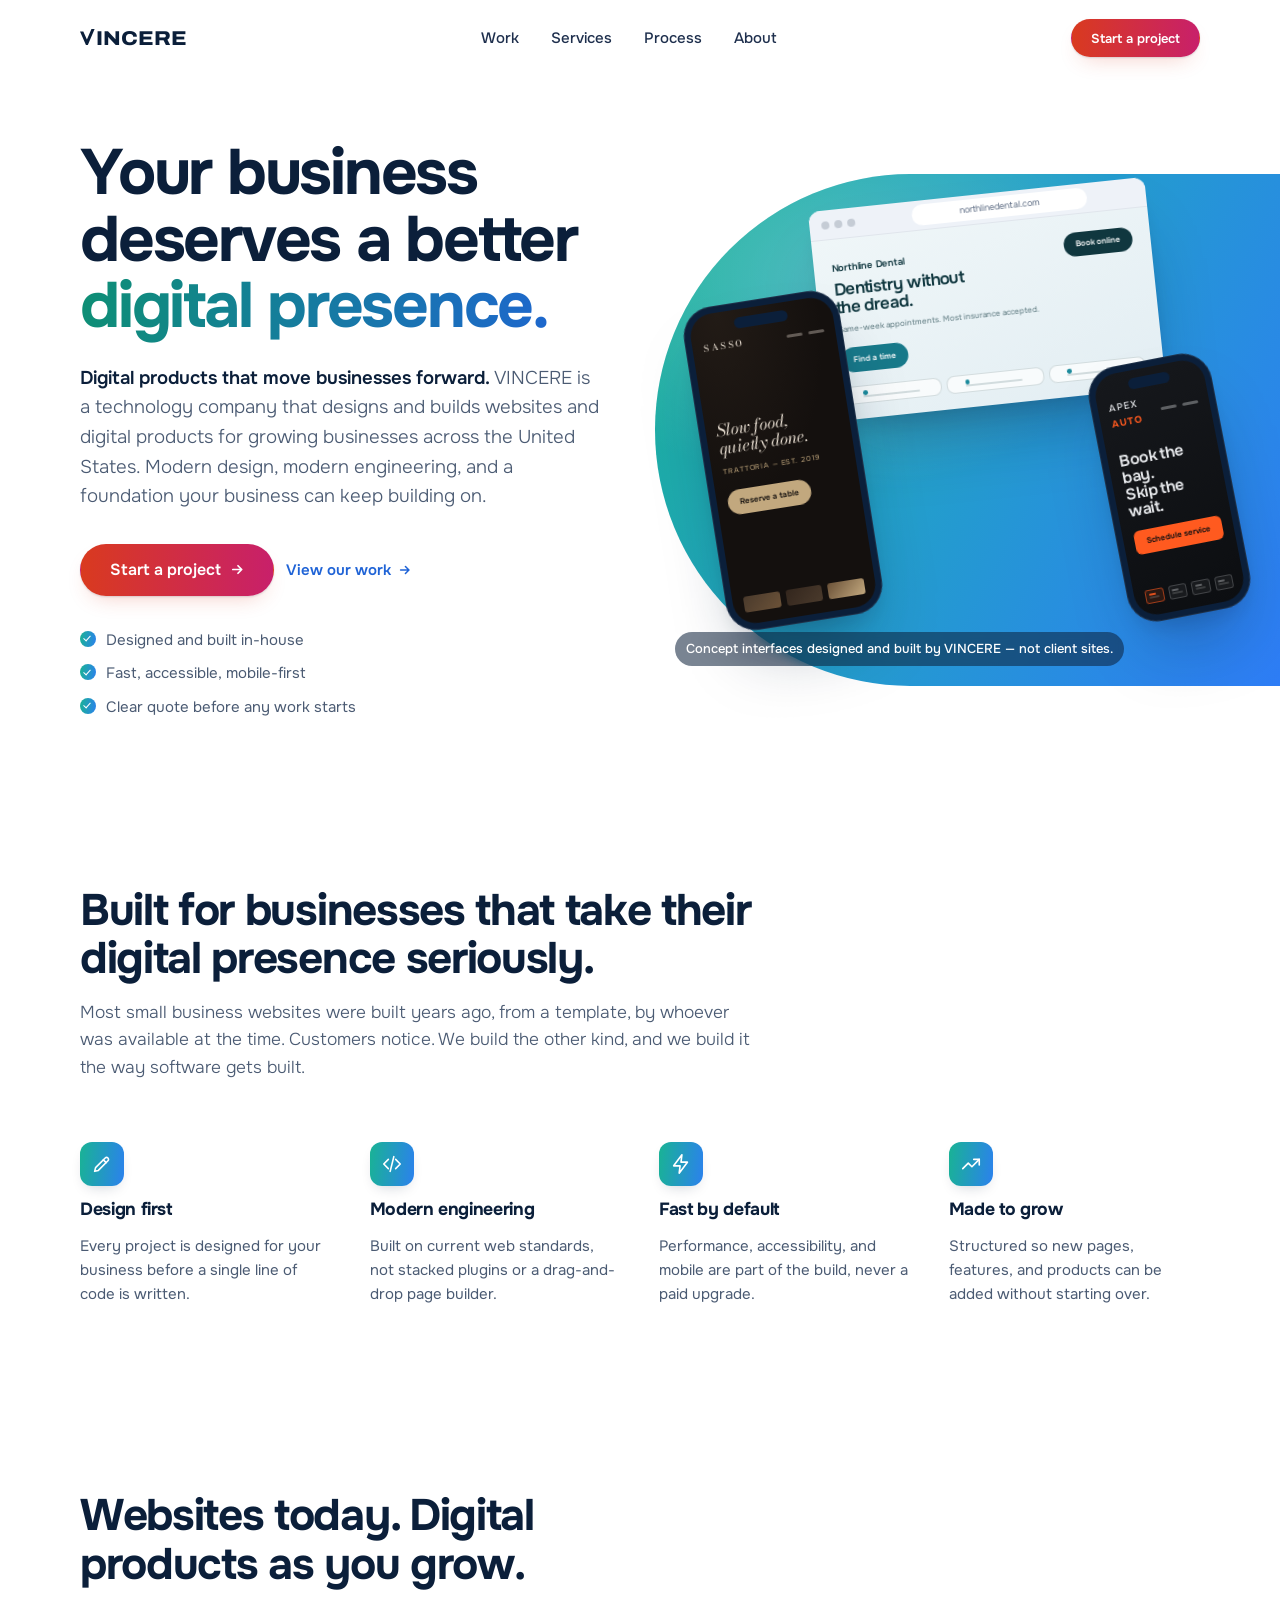
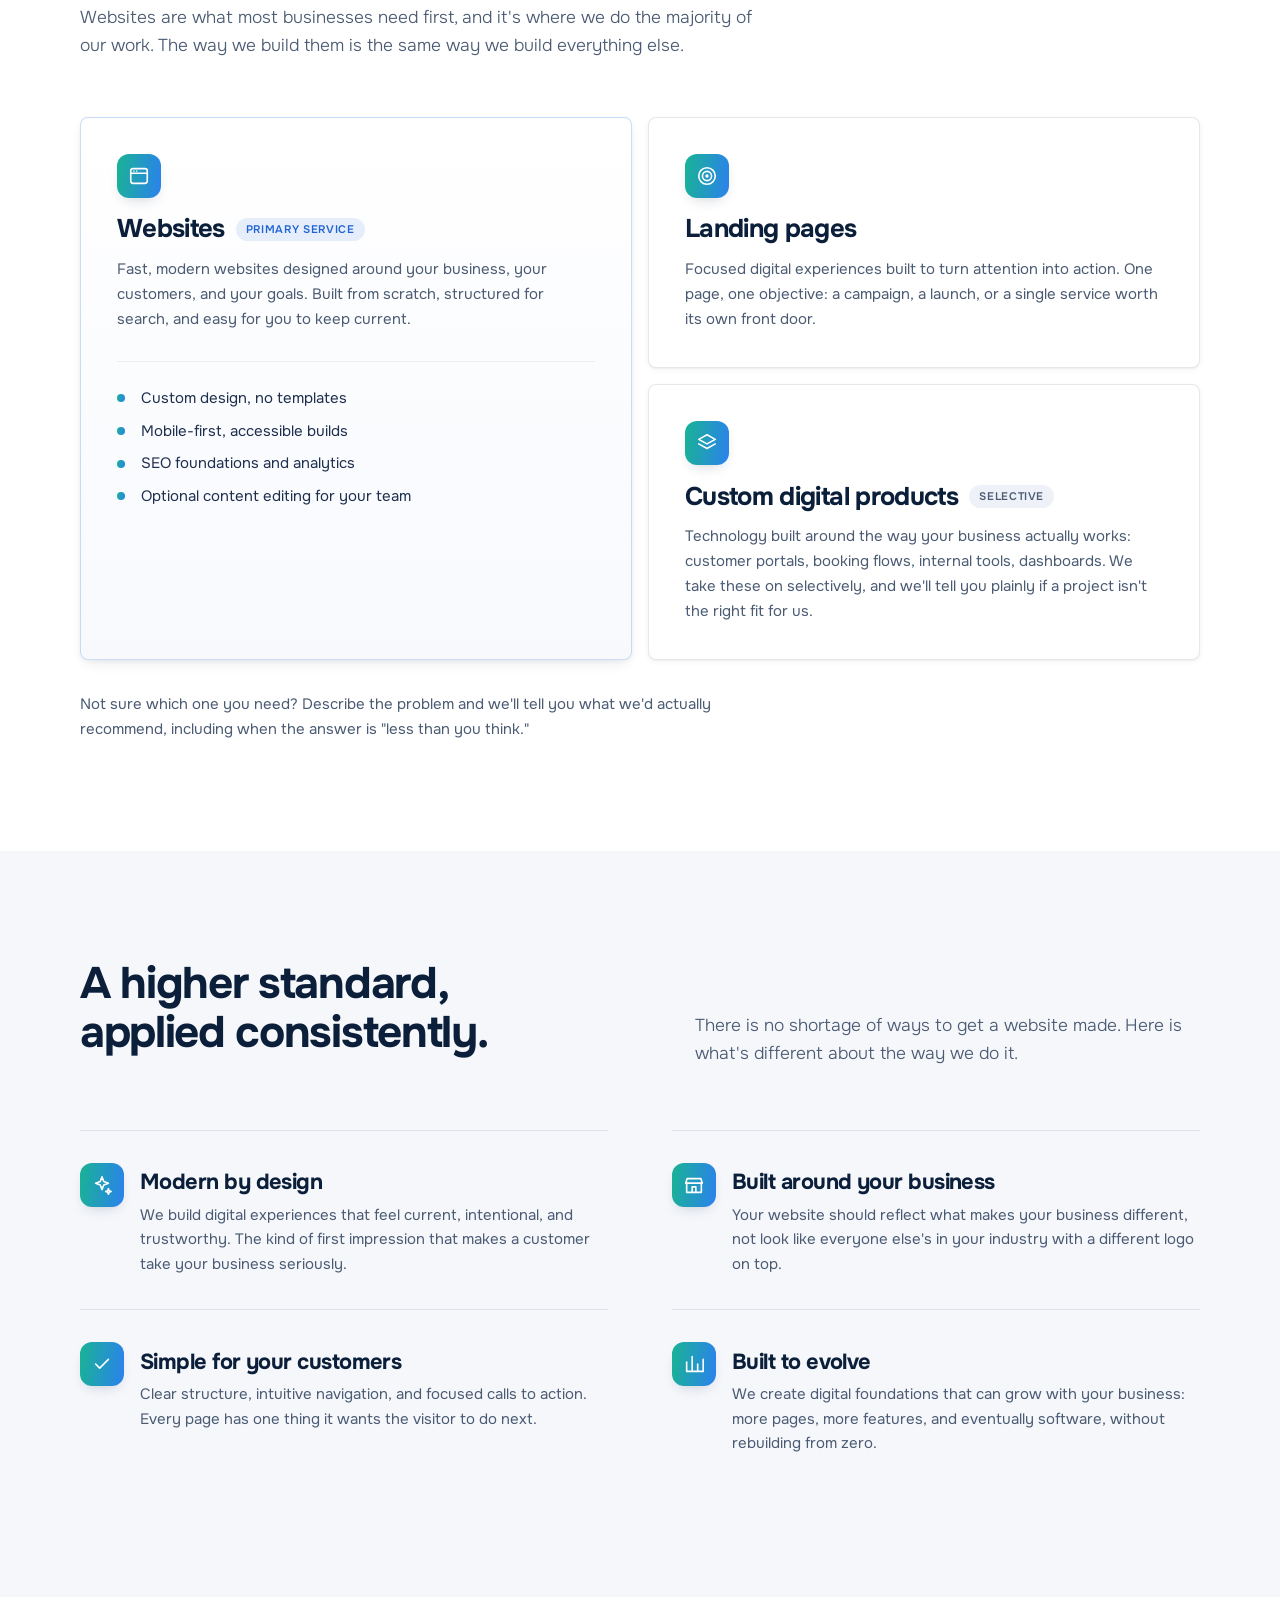
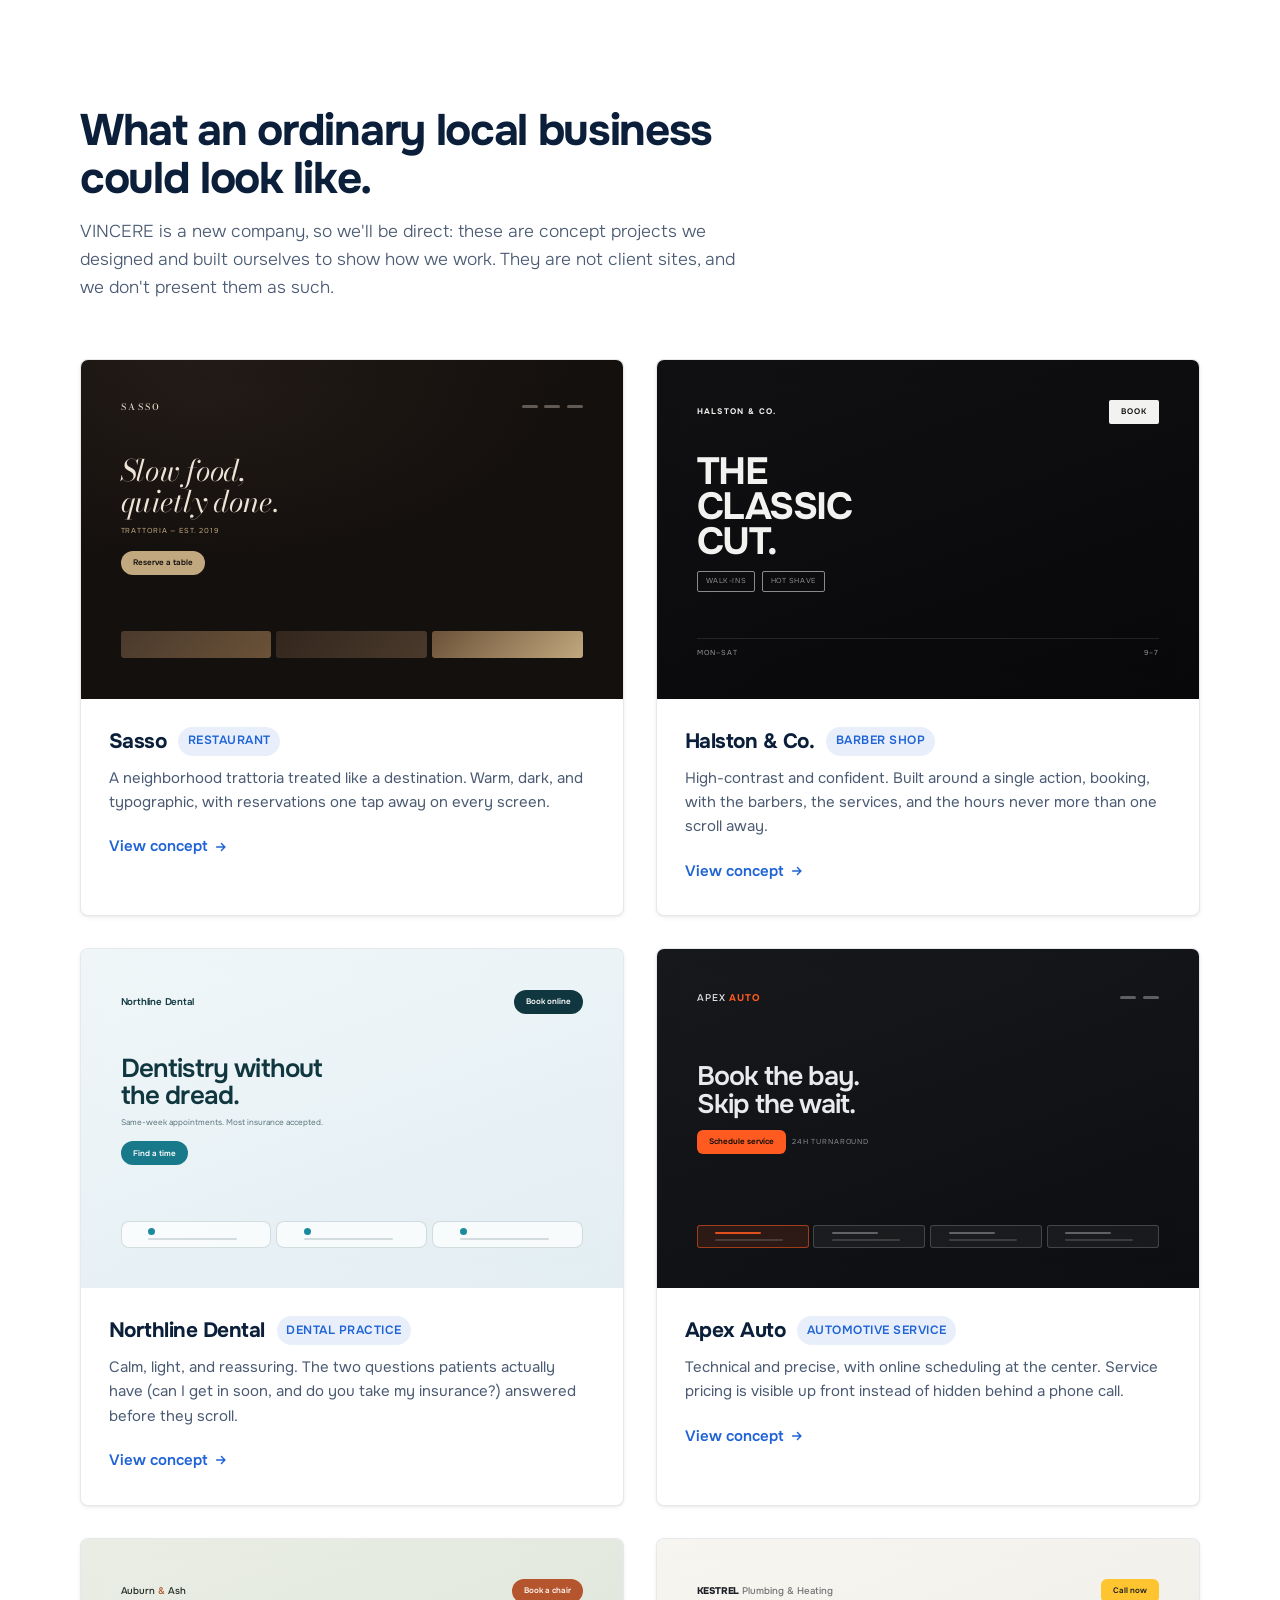
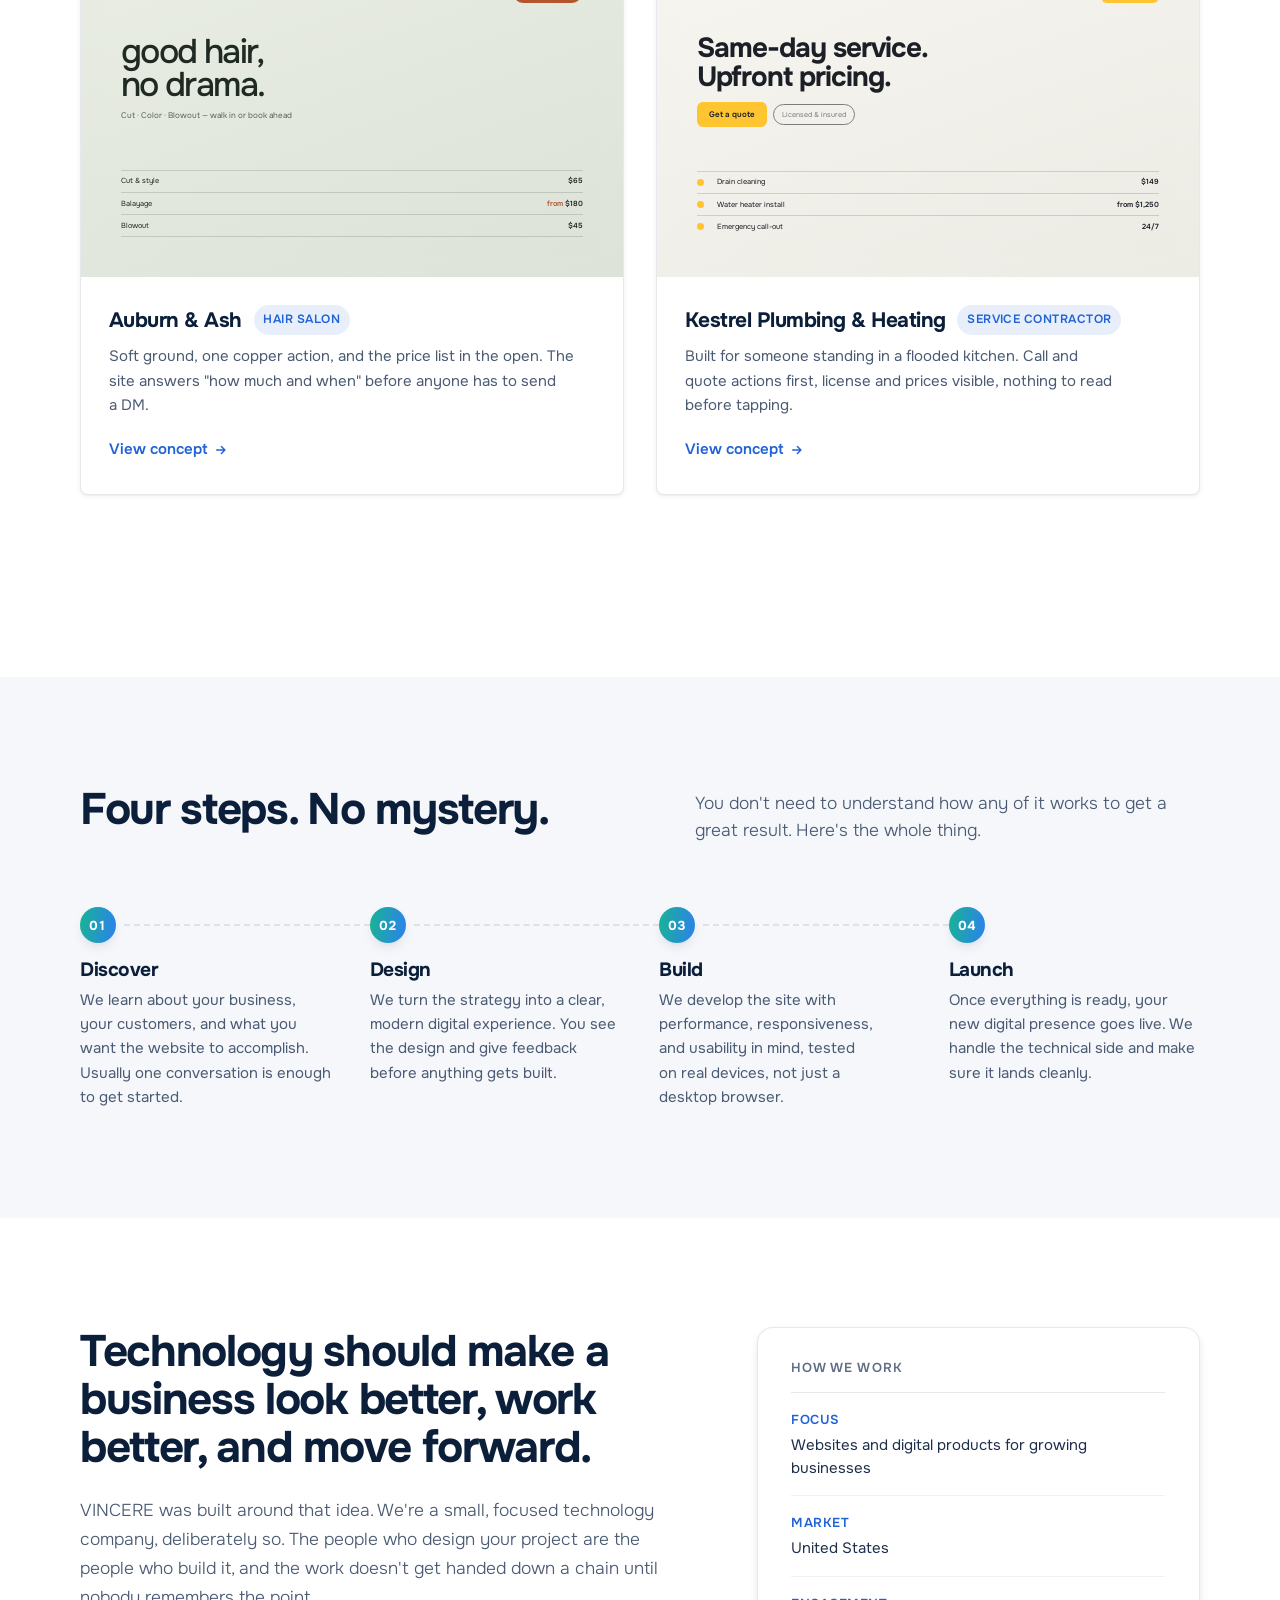
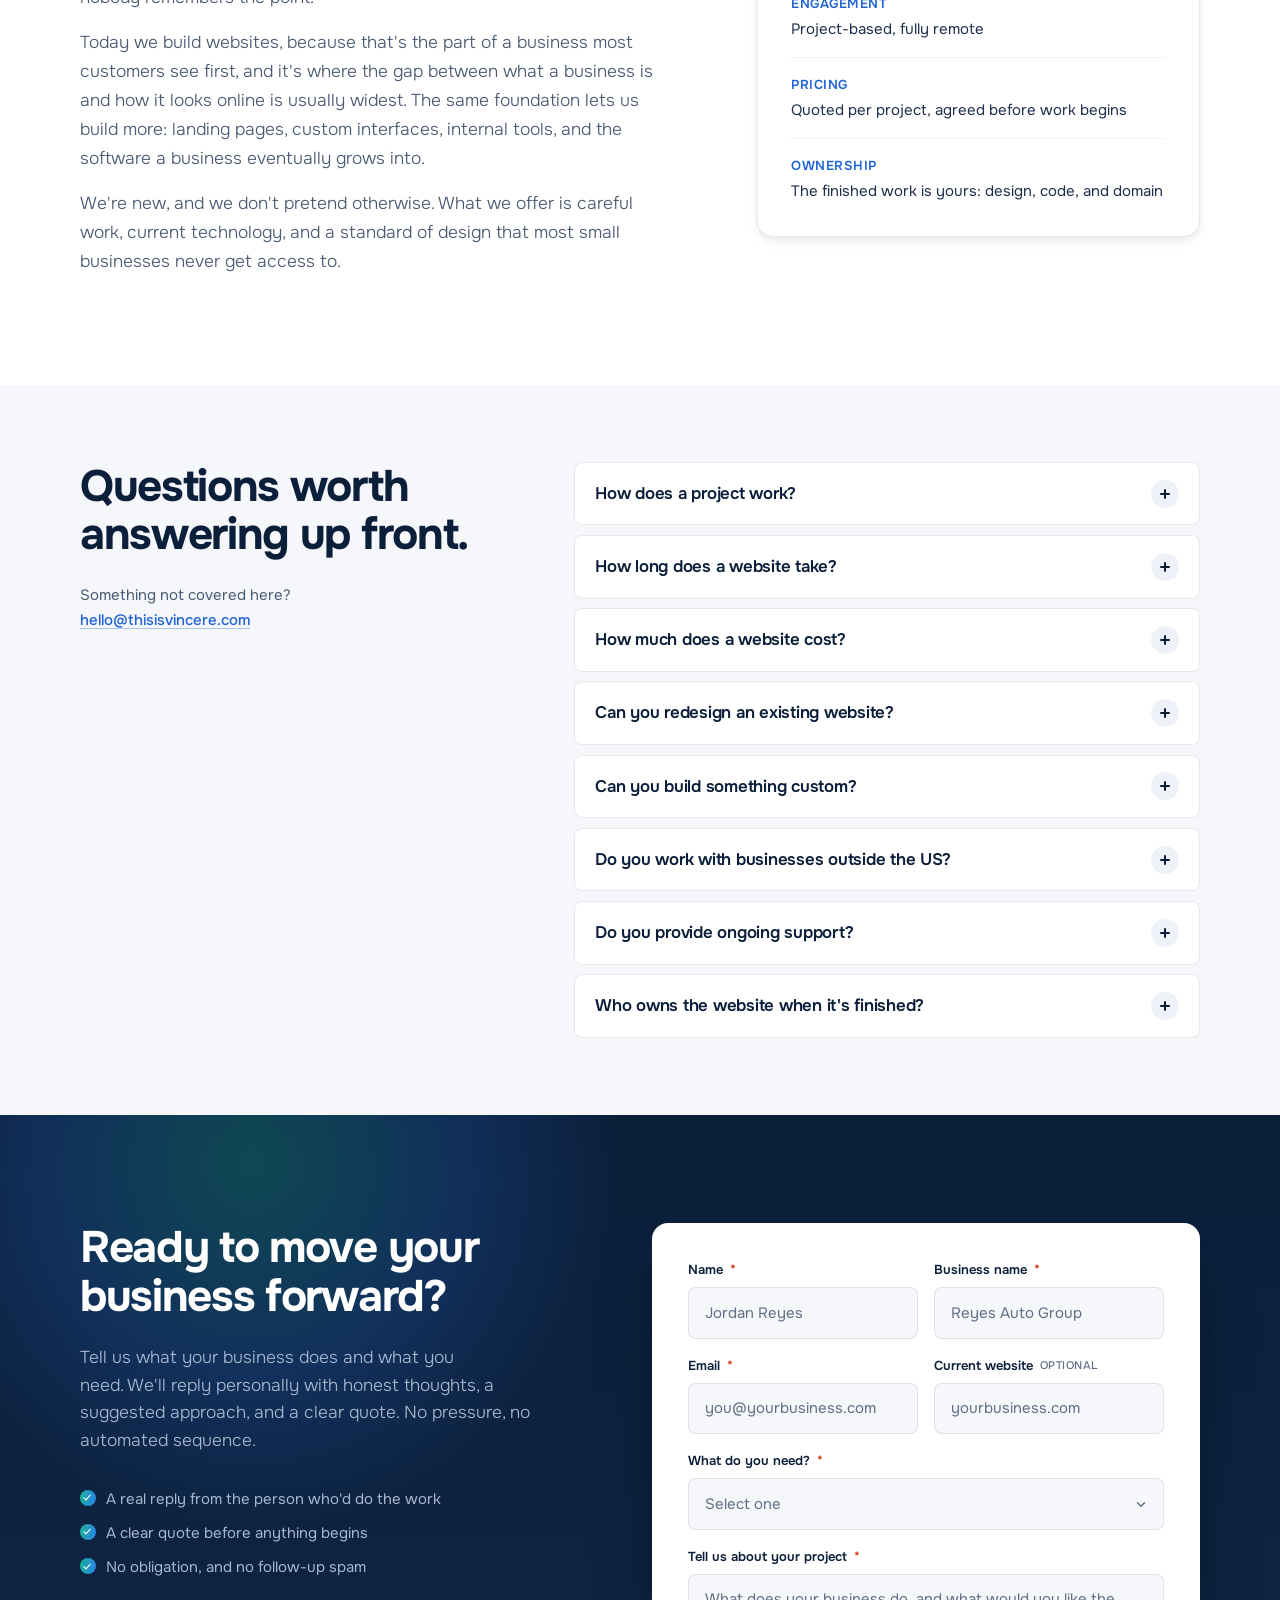
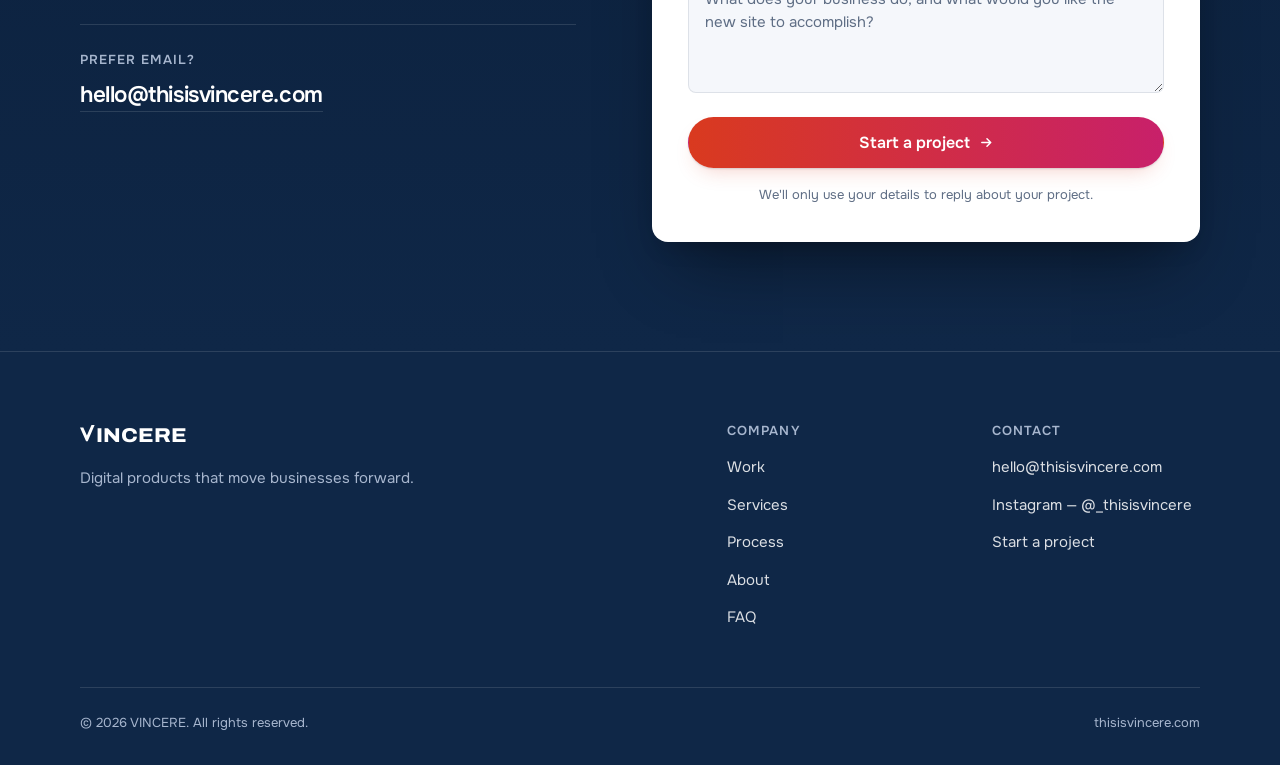
<file: index.html>
<!DOCTYPE html>
<html lang="en">
<head>
<meta charset="utf-8">
<meta name="viewport" content="width=device-width, initial-scale=1">

<title>VINCERE — Digital Products That Move Businesses Forward</title>
<meta name="description" content="VINCERE is a technology company that designs and builds websites and digital products for growing businesses in the United States. Modern design, modern engineering, built to grow.">

<!-- Update to the live domain before launch -->
<link rel="canonical" href="https://thisisvincere.com/">

<meta name="theme-color" content="#FFFFFF">
<meta name="color-scheme" content="light">

<!-- Open Graph -->
<meta property="og:type" content="website">
<meta property="og:site_name" content="VINCERE">
<meta property="og:title" content="VINCERE — Digital Products That Move Businesses Forward">
<meta property="og:description" content="We design and build websites and digital products for growing businesses. Modern design, modern engineering, built to grow.">
<meta property="og:url" content="https://thisisvincere.com/">
<meta property="og:image" content="https://thisisvincere.com/assets/img/og-image.png">
<meta property="og:image:width" content="1200">
<meta property="og:image:height" content="630">
<meta property="og:image:alt" content="VINCERE — digital products that move businesses forward.">
<meta property="og:locale" content="en_US">

<!-- X / Twitter -->
<meta name="twitter:card" content="summary_large_image">
<meta name="twitter:title" content="VINCERE — Digital Products That Move Businesses Forward">
<meta name="twitter:description" content="We design and build websites and digital products for growing businesses.">
<meta name="twitter:image" content="https://thisisvincere.com/assets/img/og-image.png">

<link rel="icon" href="favicon.svg" type="image/svg+xml">
<link rel="apple-touch-icon" href="assets/img/apple-touch-icon.png">
<link rel="manifest" href="site.webmanifest">

<link rel="preconnect" href="https://fonts.googleapis.com">
<link rel="preconnect" href="https://fonts.gstatic.com" crossorigin>
<link rel="preload" as="style" href="https://fonts.googleapis.com/css2?family=Onest:wght@300;400;500;600;700&display=swap">
<link rel="stylesheet" href="https://fonts.googleapis.com/css2?family=Onest:wght@300;400;500;600;700&display=swap">
<!-- Wordmark face: Archivo 800 (width 112), subset to the five letters the logo needs. -->
<link rel="stylesheet" href="https://fonts.googleapis.com/css2?family=Archivo:wdth,wght@112,800&text=INCERE&display=swap">
<!-- Sasso concept preview face (matches concepts/sasso): upright 500 for the wordmark, italic 400 for the headline. -->
<link rel="stylesheet" href="https://fonts.googleapis.com/css2?family=Bodoni+Moda:ital,opsz,wght@0,6..96,500;1,6..96,400&display=swap">
<link rel="stylesheet" href="assets/css/styles.css">

<script>document.documentElement.classList.add('js');</script>

<script type="application/ld+json">
{
  "@context": "https://schema.org",
  "@type": "Organization",
  "name": "VINCERE",
  "url": "https://thisisvincere.com/",
  "slogan": "Digital products that move businesses forward.",
  "description": "VINCERE designs and builds websites and digital products for growing businesses.",
  "email": "hello@thisisvincere.com",
  "sameAs": ["https://www.instagram.com/vincere"]
}
</script>
</head>

<body>
<a class="skip-link" href="#main">Skip to content</a>

<!-- ============================ NAV ============================ -->
<header class="nav" id="nav" data-nav>
  <div class="nav__inner container">
    <a class="logo" href="#top" aria-label="VINCERE — home">
      <svg class="logo__v" viewBox="0 -18 106 118" aria-hidden="true" focusable="false">
        <path d="M0 0 H24 L50 59 L83 -18 H106 L56 100 H44 Z" fill="currentColor"/>
      </svg>
      <span class="logo__word" aria-hidden="true">incere</span>
    </a>

    <nav class="nav__links" aria-label="Primary">
      <a href="#work">Work</a>
      <a href="#services">Services</a>
      <a href="#process">Process</a>
      <a href="#about">About</a>
    </nav>

    <div class="nav__actions">
      <a class="btn btn--primary btn--sm nav__cta" href="#contact">Start a project</a>
      <button class="nav__toggle" type="button" aria-expanded="false" aria-controls="mobile-menu" data-menu-toggle>
        <span class="nav__toggle-label">Menu</span>
        <span class="nav__toggle-bars" aria-hidden="true"><i></i><i></i></span>
      </button>
    </div>
  </div>

  <div class="menu" id="mobile-menu" hidden data-menu>
    <nav class="menu__links container" aria-label="Mobile">
      <a href="#work">Work</a>
      <a href="#services">Services</a>
      <a href="#process">Process</a>
      <a href="#about">About</a>
      <a href="#faq">FAQ</a>
      <a class="btn btn--primary menu__cta" href="#contact">Start a project</a>
      <p class="menu__meta"><a href="mailto:hello@thisisvincere.com">hello@thisisvincere.com</a></p>
    </nav>
  </div>
</header>

<main id="main">
<span id="top"></span>

<!-- ============================ HERO ============================ -->
<section class="hero">
  <div class="container hero__inner">
    <div class="hero__copy">
      <h1 class="hero__title" data-reveal>
        Your business deserves a better <span class="grad">digital presence.</span>
      </h1>

      <p class="hero__lede" data-reveal data-reveal-delay="1">
        <strong>Digital products that move businesses forward.</strong>
        VINCERE is a technology company that designs and builds websites and digital
        products for growing businesses across the United States. Modern design,
        modern engineering, and a foundation your business can keep building on.
      </p>

      <div class="hero__actions" data-reveal data-reveal-delay="2">
        <a class="btn btn--primary" href="#contact">
          Start a project
          <svg viewBox="0 0 16 16" width="15" height="15" aria-hidden="true" focusable="false">
            <path d="M3 8h9M8.5 4l4 4-4 4" fill="none" stroke="currentColor" stroke-width="1.8"
                  stroke-linecap="round" stroke-linejoin="round"/>
          </svg>
        </a>
        <a class="link-btn" href="#work">View our work <svg viewBox="0 0 16 16" width="14" height="14" aria-hidden="true" focusable="false"><path d="M3 8h9M8.5 4l4 4-4 4" fill="none" stroke="currentColor" stroke-width="1.8" stroke-linecap="round" stroke-linejoin="round"/></svg></a>
      </div>

      <ul class="hero__points" data-reveal data-reveal-delay="3">
        <li>Designed and built in-house</li>
        <li>Fast, accessible, mobile-first</li>
        <li>Clear quote before any work starts</li>
      </ul>
    </div>

    <!-- Hero stage: three of the concept interfaces on tilted devices. Built in HTML/CSS; no images. -->
    <div class="hero__visual" data-reveal data-reveal-delay="2">
      <figure class="stage">
        <div class="stage__clip">
        <div class="stage__bg" aria-hidden="true"></div>

        <div class="device device--browser device--a" aria-hidden="true">
          <div class="device__bar"><span class="device__dots"><i></i><i></i><i></i></span><span class="device__url">northlinedental.com</span></div>
          <div class="pv pv--northline">
            <div class="pv__nav"><span class="pv__logo">Northline Dental</span><span class="pv__pill">Book online</span></div>
            <div class="pv__body">
              <p class="pv__h1">Dentistry without<br>the dread.</p>
              <p class="pv__sub">Same-week appointments. Most insurance accepted.</p>
              <span class="pv__btn">Find a time</span>
            </div>
            <div class="pv__tiles"><span></span><span></span><span></span></div>
          </div>
        </div>

        <div class="device device--phone device--b" aria-hidden="true">
          <span class="device__island"></span>
          <div class="pv pv--sasso">
            <div class="pv__nav"><span class="pv__logo">SASSO</span><span class="pv__links"><i></i><i></i></span></div>
            <div class="pv__body">
              <p class="pv__h1">Slow food,<br>quietly done.</p>
              <p class="pv__sub">Trattoria — Est. 2019</p>
              <span class="pv__btn">Reserve a table</span>
            </div>
            <div class="pv__strip"><span></span><span></span><span></span></div>
          </div>
        </div>

        <div class="device device--phone device--c" aria-hidden="true">
          <span class="device__island"></span>
          <div class="pv pv--apex">
            <div class="pv__nav"><span class="pv__logo">APEX <b>AUTO</b></span><span class="pv__links"><i></i><i></i></span></div>
            <div class="pv__body">
              <p class="pv__h1">Book the bay.<br>Skip the wait.</p>
              <div class="pv__row"><span class="pv__btn">Schedule service</span></div>
            </div>
            <div class="pv__grid"><span></span><span></span><span></span><span></span></div>
          </div>
        </div>

        </div>
        <figcaption class="stage__caption">Concept interfaces designed and built by VINCERE — not client sites.</figcaption>
      </figure>
    </div>
  </div>
</section>
<!-- ======================= CREDIBILITY ========================= -->
<section class="section section--tight credibility" aria-labelledby="cred-title">
  <div class="container">
    <div class="credibility__head">
      <h2 class="h2" id="cred-title">
        Built for businesses that take their<br class="br-lg"> digital presence seriously.
      </h2>
      <p class="lede">
        Most small business websites were built years ago, from a template, by whoever
        was available at the time. Customers notice. We build the other kind, and we
        build it the way software gets built.
      </p>
    </div>

    <ul class="pillars" role="list">
      <li class="pillar">
        <span class="icon" aria-hidden="true"><svg viewBox="0 0 24 24" width="22" height="22" fill="none" stroke="currentColor" stroke-width="1.75" stroke-linecap="round" stroke-linejoin="round"><path d="M4 20l4-1L18.5 8.5a2.1 2.1 0 0 0-3-3L5 16l-1 4z"/><path d="M13.5 7.5l3 3"/></svg></span>
        <h3>Design first</h3>
        <p>Every project is designed for your business before a single line of code is written.</p>
      </li>
      <li class="pillar">
        <span class="icon" aria-hidden="true"><svg viewBox="0 0 24 24" width="22" height="22" fill="none" stroke="currentColor" stroke-width="1.75" stroke-linecap="round" stroke-linejoin="round"><path d="M8 7l-5 5 5 5"/><path d="M16 7l5 5-5 5"/><path d="M14 4l-4 16"/></svg></span>
        <h3>Modern engineering</h3>
        <p>Built on current web standards, not stacked plugins or a drag-and-drop page builder.</p>
      </li>
      <li class="pillar">
        <span class="icon" aria-hidden="true"><svg viewBox="0 0 24 24" width="22" height="22" fill="none" stroke="currentColor" stroke-width="1.75" stroke-linecap="round" stroke-linejoin="round"><path d="M13 2L4 14h7l-1 8 9-12h-7l1-8z"/></svg></span>
        <h3>Fast by default</h3>
        <p>Performance, accessibility, and mobile are part of the build, never a paid upgrade.</p>
      </li>
      <li class="pillar">
        <span class="icon" aria-hidden="true"><svg viewBox="0 0 24 24" width="22" height="22" fill="none" stroke="currentColor" stroke-width="1.75" stroke-linecap="round" stroke-linejoin="round"><path d="M3 17l6-6 4 4 8-8"/><path d="M15 7h6v6"/></svg></span>
        <h3>Made to grow</h3>
        <p>Structured so new pages, features, and products can be added without starting over.</p>
      </li>
    </ul>
  </div>
</section>

<!-- ========================= SERVICES ========================== -->
<section class="section services" id="services" aria-labelledby="services-title">
  <div class="container">
    <div class="section__head">
      <h2 class="h2" id="services-title">
        Websites today. Digital products as you grow.
      </h2>
      <p class="lede">
        Websites are what most businesses need first, and it's where we do the majority of
        our work. The way we build them is the same way we build everything else.
      </p>
    </div>

    <div class="svc">
      <article class="svc__card svc__card--lead">
        <span class="icon" aria-hidden="true"><svg viewBox="0 0 24 24" width="22" height="22" fill="none" stroke="currentColor" stroke-width="1.75" stroke-linecap="round" stroke-linejoin="round"><rect x="3" y="4" width="18" height="16" rx="2.5"/><path d="M3 9h18"/><path d="M6.5 6.5h.01M9.5 6.5h.01"/></svg></span>
        <h3 class="svc__title">Websites <span class="badge badge--accent">Primary service</span></h3>
        <p class="svc__desc">
          Fast, modern websites designed around your business, your customers, and your goals.
          Built from scratch, structured for search, and easy for you to keep current.
        </p>
        <ul class="svc__list" role="list">
          <li>Custom design, no templates</li>
          <li>Mobile-first, accessible builds</li>
          <li>SEO foundations and analytics</li>
          <li>Optional content editing for your team</li>
        </ul>
      </article>

      <article class="svc__card">
        <span class="icon" aria-hidden="true"><svg viewBox="0 0 24 24" width="22" height="22" fill="none" stroke="currentColor" stroke-width="1.75" stroke-linecap="round" stroke-linejoin="round"><circle cx="12" cy="12" r="9"/><circle cx="12" cy="12" r="5"/><circle cx="12" cy="12" r="1"/></svg></span>
        <h3 class="svc__title">Landing pages</h3>
        <p class="svc__desc">
          Focused digital experiences built to turn attention into action. One page, one
          objective: a campaign, a launch, or a single service worth its own front door.
        </p>
      </article>

      <article class="svc__card">
        <span class="icon" aria-hidden="true"><svg viewBox="0 0 24 24" width="22" height="22" fill="none" stroke="currentColor" stroke-width="1.75" stroke-linecap="round" stroke-linejoin="round"><path d="M12 3l9 5-9 5-9-5 9-5z"/><path d="M3 13l9 5 9-5"/></svg></span>
        <h3 class="svc__title">Custom digital products <span class="badge">Selective</span></h3>
        <p class="svc__desc">
          Technology built around the way your business actually works: customer portals,
          booking flows, internal tools, dashboards. We take these on selectively, and we'll
          tell you plainly if a project isn't the right fit for us.
        </p>
      </article>
    </div>

    <p class="svc__note">
      Not sure which one you need? Describe the problem and we'll tell you what we'd actually
      recommend, including when the answer is "less than you think."
    </p>
  </div>
</section>

<!-- ========================= WHY VINCERE ======================= -->
<section class="section section--tint why" aria-labelledby="why-title">
  <div class="container">
    <div class="section__head section__head--split">
      <div>
        <h2 class="h2" id="why-title">
          A higher standard,<br> applied consistently.
        </h2>
      </div>
      <p class="lede">
        There is no shortage of ways to get a website made. Here is what's different
        about the way we do it.
      </p>
    </div>

    <ol class="why__list" role="list">
      <li class="why__item">
        <span class="icon" aria-hidden="true"><svg viewBox="0 0 24 24" width="22" height="22" fill="none" stroke="currentColor" stroke-width="1.75" stroke-linecap="round" stroke-linejoin="round"><path d="M12 3l1.9 5.1L19 10l-5.1 1.9L12 17l-1.9-5.1L5 10l5.1-1.9z"/><path d="M19 16l.8 2.2L22 19l-2.2.8L19 22l-.8-2.2L16 19l2.2-.8z"/></svg></span>
        <div>
          <h3>Modern by design</h3>
          <p>We build digital experiences that feel current, intentional, and trustworthy. The kind of first impression that makes a customer take your business seriously.</p>
        </div>
      </li>
      <li class="why__item">
        <span class="icon" aria-hidden="true"><svg viewBox="0 0 24 24" width="22" height="22" fill="none" stroke="currentColor" stroke-width="1.75" stroke-linecap="round" stroke-linejoin="round"><path d="M3 10l1.5-5h15L21 10"/><path d="M4 10v10h16V10"/><path d="M10 20v-6h4v6"/><path d="M3 10h18"/></svg></span>
        <div>
          <h3>Built around your business</h3>
          <p>Your website should reflect what makes your business different, not look like everyone else's in your industry with a different logo on top.</p>
        </div>
      </li>
      <li class="why__item">
        <span class="icon" aria-hidden="true"><svg viewBox="0 0 24 24" width="22" height="22" fill="none" stroke="currentColor" stroke-width="1.75" stroke-linecap="round" stroke-linejoin="round"><path d="M5 12l4.5 4.5L19 7"/></svg></span>
        <div>
          <h3>Simple for your customers</h3>
          <p>Clear structure, intuitive navigation, and focused calls to action. Every page has one thing it wants the visitor to do next.</p>
        </div>
      </li>
      <li class="why__item">
        <span class="icon" aria-hidden="true"><svg viewBox="0 0 24 24" width="22" height="22" fill="none" stroke="currentColor" stroke-width="1.75" stroke-linecap="round" stroke-linejoin="round"><path d="M4 20V10"/><path d="M10 20V4"/><path d="M16 20v-8"/><path d="M22 20V7"/><path d="M4 20h18"/></svg></span>
        <div>
          <h3>Built to evolve</h3>
          <p>We create digital foundations that can grow with your business: more pages, more features, and eventually software, without rebuilding from zero.</p>
        </div>
      </li>
    </ol>
  </div>
</section>

<!-- ============================ WORK =========================== -->
<section class="section work" id="work" aria-labelledby="work-title">
  <div class="container">
    <div class="section__head">
      <h2 class="h2" id="work-title">
        What an ordinary local business<br class="br-lg"> could look like.
      </h2>
      <p class="lede">
        VINCERE is a new company, so we'll be direct: these are concept projects we designed
        and built ourselves to show how we work. They are not client sites, and we don't
        present them as such.
      </p>
    </div>

    <div class="work__grid">

      <!-- Concept 01 — Restaurant -->
      <article class="proj">
        <div class="proj__preview proj__preview--sasso">
          <div class="pv pv--sasso" aria-hidden="true">
            <div class="pv__nav"><span class="pv__logo">SASSO</span><span class="pv__links"><i></i><i></i><i></i></span></div>
            <div class="pv__body">
              <p class="pv__h1">Slow food,<br>quietly done.</p>
              <p class="pv__sub">Trattoria — Est. 2019</p>
              <span class="pv__btn">Reserve a table</span>
            </div>
            <div class="pv__strip"><span></span><span></span><span></span></div>
          </div>
        </div>
        <div class="proj__body">
          <div class="proj__meta">
            <h3 class="proj__name">Sasso</h3>
            <span class="proj__tag">Restaurant</span>
          </div>
          <p class="proj__desc">
            A neighborhood trattoria treated like a destination. Warm, dark, and typographic,
            with reservations one tap away on every screen.
          </p>
          <button class="link-btn" type="button" data-project="sasso" aria-expanded="false" aria-controls="work-detail">
            View concept
            <svg viewBox="0 0 16 16" width="14" height="14" aria-hidden="true" focusable="false">
              <path d="M3 8h9M8.5 4l4 4-4 4" fill="none" stroke="currentColor" stroke-width="1.6" stroke-linecap="round" stroke-linejoin="round"/>
            </svg>
          </button>
        </div>
      </article>

      <!-- Concept 02 — Barber shop -->
      <article class="proj">
        <div class="proj__preview proj__preview--halston">
          <div class="pv pv--halston" aria-hidden="true">
            <div class="pv__nav"><span class="pv__logo">HALSTON &amp; CO.</span><span class="pv__pill">Book</span></div>
            <div class="pv__body">
              <p class="pv__h1">THE<br>CLASSIC<br>CUT.</p>
              <div class="pv__row"><span class="pv__chip">Walk-ins</span><span class="pv__chip">Hot shave</span></div>
            </div>
            <div class="pv__bar"><span>MON–SAT</span><span>9–7</span></div>
          </div>
        </div>
        <div class="proj__body">
          <div class="proj__meta">
            <h3 class="proj__name">Halston &amp; Co.</h3>
            <span class="proj__tag">Barber shop</span>
          </div>
          <p class="proj__desc">
            High-contrast and confident. Built around a single action, booking, with the
            barbers, the services, and the hours never more than one scroll away.
          </p>
          <button class="link-btn" type="button" data-project="halston" aria-expanded="false" aria-controls="work-detail">
            View concept
            <svg viewBox="0 0 16 16" width="14" height="14" aria-hidden="true" focusable="false">
              <path d="M3 8h9M8.5 4l4 4-4 4" fill="none" stroke="currentColor" stroke-width="1.6" stroke-linecap="round" stroke-linejoin="round"/>
            </svg>
          </button>
        </div>
      </article>

      <!-- Concept 03 — Dental practice -->
      <article class="proj">
        <div class="proj__preview proj__preview--northline">
          <div class="pv pv--northline" aria-hidden="true">
            <div class="pv__nav"><span class="pv__logo">Northline Dental</span><span class="pv__pill">Book online</span></div>
            <div class="pv__body">
              <p class="pv__h1">Dentistry without<br>the dread.</p>
              <p class="pv__sub">Same-week appointments. Most insurance accepted.</p>
              <span class="pv__btn">Find a time</span>
            </div>
            <div class="pv__tiles"><span></span><span></span><span></span></div>
          </div>
        </div>
        <div class="proj__body">
          <div class="proj__meta">
            <h3 class="proj__name">Northline Dental</h3>
            <span class="proj__tag">Dental practice</span>
          </div>
          <p class="proj__desc">
            Calm, light, and reassuring. The two questions patients actually have (can I get
            in soon, and do you take my insurance?) answered before they scroll.
          </p>
          <button class="link-btn" type="button" data-project="northline" aria-expanded="false" aria-controls="work-detail">
            View concept
            <svg viewBox="0 0 16 16" width="14" height="14" aria-hidden="true" focusable="false">
              <path d="M3 8h9M8.5 4l4 4-4 4" fill="none" stroke="currentColor" stroke-width="1.6" stroke-linecap="round" stroke-linejoin="round"/>
            </svg>
          </button>
        </div>
      </article>

      <!-- Concept 04 — Automotive -->
      <article class="proj">
        <div class="proj__preview proj__preview--apex">
          <div class="pv pv--apex" aria-hidden="true">
            <div class="pv__nav"><span class="pv__logo">APEX <b>AUTO</b></span><span class="pv__links"><i></i><i></i></span></div>
            <div class="pv__body">
              <p class="pv__h1">Book the bay.<br>Skip the wait.</p>
              <div class="pv__row"><span class="pv__btn">Schedule service</span><span class="pv__stat">24h turnaround</span></div>
            </div>
            <div class="pv__grid"><span></span><span></span><span></span><span></span></div>
          </div>
        </div>
        <div class="proj__body">
          <div class="proj__meta">
            <h3 class="proj__name">Apex Auto</h3>
            <span class="proj__tag">Automotive service</span>
          </div>
          <p class="proj__desc">
            Technical and precise, with online scheduling at the center. Service pricing is
            visible up front instead of hidden behind a phone call.
          </p>
          <button class="link-btn" type="button" data-project="apex" aria-expanded="false" aria-controls="work-detail">
            View concept
            <svg viewBox="0 0 16 16" width="14" height="14" aria-hidden="true" focusable="false">
              <path d="M3 8h9M8.5 4l4 4-4 4" fill="none" stroke="currentColor" stroke-width="1.6" stroke-linecap="round" stroke-linejoin="round"/>
            </svg>
          </button>
        </div>
      </article>

      <!-- Concept 05 — Hair salon -->
      <article class="proj">
        <div class="proj__preview proj__preview--auburn">
          <div class="pv pv--auburn" aria-hidden="true">
            <div class="pv__nav"><span class="pv__logo">Auburn <i>&amp;</i> Ash</span><span class="pv__pill">Book a chair</span></div>
            <div class="pv__body">
              <p class="pv__h1">good hair,<br>no drama.</p>
              <p class="pv__sub">Cut · Color · Blowout — walk in or book ahead</p>
            </div>
            <div class="pv__list"><span>Cut &amp; style <b>$65</b></span><span>Balayage <b><em>from</em> $180</b></span><span>Blowout <b>$45</b></span></div>
          </div>
        </div>
        <div class="proj__body">
          <div class="proj__meta">
            <h3 class="proj__name">Auburn &amp; Ash</h3>
            <span class="proj__tag">Hair salon</span>
          </div>
          <p class="proj__desc">
            Soft ground, one copper action, and the price list in the open. The site answers
            "how much and when" before anyone has to send a DM.
          </p>
          <button class="link-btn" type="button" data-project="auburn" aria-expanded="false" aria-controls="work-detail">
            View concept
            <svg viewBox="0 0 16 16" width="14" height="14" aria-hidden="true" focusable="false">
              <path d="M3 8h9M8.5 4l4 4-4 4" fill="none" stroke="currentColor" stroke-width="1.6" stroke-linecap="round" stroke-linejoin="round"/>
            </svg>
          </button>
        </div>
      </article>

      <!-- Concept 06 — Service contractor -->
      <article class="proj">
        <div class="proj__preview proj__preview--kestrel">
          <div class="pv pv--kestrel" aria-hidden="true">
            <div class="pv__nav"><span class="pv__logo">Kestrel <b>Plumbing &amp; Heating</b></span><span class="pv__pill">Call now</span></div>
            <div class="pv__body">
              <p class="pv__h1">Same-day service.<br>Upfront pricing.</p>
              <div class="pv__row"><span class="pv__btn">Get a quote</span><span class="pv__chip">Licensed &amp; insured</span></div>
            </div>
            <div class="pv__list"><span>Drain cleaning <b>$149</b></span><span>Water heater install <b>from $1,250</b></span><span>Emergency call-out <b>24/7</b></span></div>
          </div>
        </div>
        <div class="proj__body">
          <div class="proj__meta">
            <h3 class="proj__name">Kestrel Plumbing &amp; Heating</h3>
            <span class="proj__tag">Service contractor</span>
          </div>
          <p class="proj__desc">
            Built for someone standing in a flooded kitchen. Call and quote actions first,
            license and prices visible, nothing to read before tapping.
          </p>
          <button class="link-btn" type="button" data-project="kestrel" aria-expanded="false" aria-controls="work-detail">
            View concept
            <svg viewBox="0 0 16 16" width="14" height="14" aria-hidden="true" focusable="false">
              <path d="M3 8h9M8.5 4l4 4-4 4" fill="none" stroke="currentColor" stroke-width="1.6" stroke-linecap="round" stroke-linejoin="round"/>
            </svg>
          </button>
        </div>
      </article>

    </div>

    <!-- Inline concept detail. Populated from the card that opened it; no modal, no focus trap. -->
    <div class="detail" id="work-detail" hidden data-detail tabindex="-1">
      <div class="detail__inner">
        <div class="detail__preview">
          <div class="detail__art" data-detail-preview></div>
          <div class="skins" data-skins hidden>
            <span class="skins__label" id="skins-label">Same structure, different skin</span>
            <div class="skins__options" role="group" aria-labelledby="skins-label" data-skins-options></div>
          </div>
        </div>
        <div class="detail__body">
          <div class="detail__head">
            <h3 class="detail__title"><span data-detail-title></span> <span class="proj__tag" data-detail-tag></span></h3>
            <button class="detail__close" type="button" data-detail-close aria-label="Close concept details">
              <svg viewBox="0 0 16 16" width="16" height="16" aria-hidden="true" focusable="false">
                <path d="M4 4l8 8M12 4l-8 8" fill="none" stroke="currentColor" stroke-width="1.7" stroke-linecap="round"/>
              </svg>
            </button>
          </div>
          <p class="detail__desc" data-detail-desc></p>
          <h4 class="detail__sub">Approach</h4>
          <ul class="detail__points" role="list" data-detail-points></ul>
          <p class="detail__note">Concept project, designed and built by VINCERE to demonstrate our approach. Not a client engagement.</p>
          <div class="detail__actions">
            <a class="btn btn--primary btn--sm" href="#contact">Start a project like this</a>
            <a class="btn btn--ghost btn--sm" href="#" data-detail-link hidden>
              Open the full concept
              <svg viewBox="0 0 16 16" width="14" height="14" aria-hidden="true" focusable="false">
                <path d="M6 3h7v7M13 3 5.5 10.5M4 6H3v7h7v-1" fill="none" stroke="currentColor" stroke-width="1.6" stroke-linecap="round" stroke-linejoin="round"/>
              </svg>
            </a>
          </div>
        </div>
      </div>
    </div>

    <p class="work__note">
      Want to see what this would look like for your business? That's the conversation we like having.
      <a class="text-link" href="#contact">Start a project →</a>
    </p>
  </div>
</section>

<!-- ========================== PROCESS ========================== -->
<section class="section section--tint process" id="process" aria-labelledby="process-title">
  <div class="container">
    <div class="section__head section__head--split">
      <div>
        <h2 class="h2" id="process-title">Four steps. No mystery.</h2>
      </div>
      <p class="lede">
        You don't need to understand how any of it works to get a great result.
        Here's the whole thing.
      </p>
    </div>

    <ol class="steps" role="list">
      <li class="step">
        <span class="step__num">01</span>
        <h3 class="step__title">Discover</h3>
        <p>We learn about your business, your customers, and what you want the website to accomplish. Usually one conversation is enough to get started.</p>
      </li>
      <li class="step">
        <span class="step__num">02</span>
        <h3 class="step__title">Design</h3>
        <p>We turn the strategy into a clear, modern digital experience. You see the design and give feedback before anything gets built.</p>
      </li>
      <li class="step">
        <span class="step__num">03</span>
        <h3 class="step__title">Build</h3>
        <p>We develop the site with performance, responsiveness, and usability in mind, tested on real devices, not just a desktop browser.</p>
      </li>
      <li class="step">
        <span class="step__num">04</span>
        <h3 class="step__title">Launch</h3>
        <p>Once everything is ready, your new digital presence goes live. We handle the technical side and make sure it lands cleanly.</p>
      </li>
    </ol>
  </div>
</section>

<!-- =========================== ABOUT =========================== -->
<section class="section about" id="about" aria-labelledby="about-title">
  <div class="container about__inner">
    <div class="about__copy">
      <h2 class="h2" id="about-title">
        Technology should make a business look better, work better, and move forward.
      </h2>
      <div class="about__text">
        <p>
          VINCERE was built around that idea. We're a small, focused technology company,
          deliberately so. The people who design your project are the people who build it,
          and the work doesn't get handed down a chain until nobody remembers the point.
        </p>
        <p>
          Today we build websites, because that's the part of a business most customers see
          first, and it's where the gap between what a business is and how it looks online is
          usually widest. The same foundation lets us build more: landing pages, custom
          interfaces, internal tools, and the software a business eventually grows into.
        </p>
        <p>
          We're new, and we don't pretend otherwise. What we offer is careful work, current
          technology, and a standard of design that most small businesses never get access to.
        </p>
      </div>
    </div>

    <aside class="about__card" aria-label="How we work">
      <h3 class="about__card-title">How we work</h3>
      <dl class="facts">
        <div class="fact"><dt>Focus</dt><dd>Websites and digital products for growing businesses</dd></div>
        <div class="fact"><dt>Market</dt><dd>United States</dd></div>
        <div class="fact"><dt>Engagement</dt><dd>Project-based, fully remote</dd></div>
        <div class="fact"><dt>Pricing</dt><dd>Quoted per project, agreed before work begins</dd></div>
        <div class="fact"><dt>Ownership</dt><dd>The finished work is yours: design, code, and domain</dd></div>
      </dl>
    </aside>
  </div>
</section>

<!-- ============================ FAQ ============================ -->
<section class="section section--tight section--tint faq" id="faq" aria-labelledby="faq-title">
  <div class="container faq__inner">
    <div class="faq__head">
      <h2 class="h2" id="faq-title">Questions worth<br class="br-lg"> answering up front.</h2>
      <p class="faq__contact">
        Something not covered here?<br>
        <a class="text-link" href="mailto:hello@thisisvincere.com">hello@thisisvincere.com</a>
      </p>
    </div>

    <div class="faq__list">
      <details class="qa" name="faq">
        <summary><span>How does a project work?</span><i aria-hidden="true"></i></summary>
        <div class="qa__body"><p>Every project starts with a short conversation about your business, your customers, and what the site needs to do. From there we map the structure, design the pages, build them, and launch. You see the work as it develops: no long silences, no surprises at the end.</p></div>
      </details>

      <details class="qa" name="faq">
        <summary><span>How long does a website take?</span><i aria-hidden="true"></i></summary>
        <div class="qa__body"><p>It depends on scope. A focused marketing site is usually a matter of weeks rather than months. Larger sites with more pages, integrations, or custom functionality take longer. You get a timeline together with your quote, before any work starts.</p></div>
      </details>

      <details class="qa" name="faq">
        <summary><span>How much does a website cost?</span><i aria-hidden="true"></i></summary>
        <div class="qa__body"><p>Every project is different. After learning about your business and what you need, we'll provide a clear project quote before any work begins. We don't publish a starting price, because a number without context tells you nothing useful.</p></div>
      </details>

      <details class="qa" name="faq">
        <summary><span>Can you redesign an existing website?</span><i aria-hidden="true"></i></summary>
        <div class="qa__body"><p>Yes. Redesigns are a common starting point. We look at what's working, what isn't, and what's worth keeping, then rebuild it on a modern foundation. Existing content, search rankings, and URLs are handled carefully rather than thrown out.</p></div>
      </details>

      <details class="qa" name="faq">
        <summary><span>Can you build something custom?</span><i aria-hidden="true"></i></summary>
        <div class="qa__body"><p>Yes. Websites are our primary service today, but we also build custom interfaces, booking and portal flows, and internal tools. If you're not sure whether your idea fits, describe it and we'll give you an honest answer, including when we're not the right team for it.</p></div>
      </details>

      <details class="qa" name="faq">
        <summary><span>Do you work with businesses outside the US?</span><i aria-hidden="true"></i></summary>
        <div class="qa__body"><p>Our focus is the United States, but we work remotely and take on projects elsewhere when they're a good fit. Everything happens over email and video calls, so location has never been the deciding factor.</p></div>
      </details>

      <details class="qa" name="faq">
        <summary><span>Do you provide ongoing support?</span><i aria-hidden="true"></i></summary>
        <div class="qa__body"><p>Yes. After launch you can keep us on for updates, changes, and improvements. We agree on what that looks like as part of the project. It's optional, and never billed automatically.</p></div>
      </details>

      <details class="qa" name="faq">
        <summary><span>Who owns the website when it's finished?</span><i aria-hidden="true"></i></summary>
        <div class="qa__body"><p>You do. The design, the content, the code, and the domain belong to your business. Nothing is locked to a platform you have to keep paying us for.</p></div>
      </details>
    </div>
  </div>
</section>

<!-- ========================== CONTACT ========================== -->
<section class="section section--dark contact" id="contact" aria-labelledby="contact-title">
  <div class="container contact__inner">

    <div class="contact__copy">
      <h2 class="h2" id="contact-title">
        Ready to move your business forward?
      </h2>
      <p class="lede">
        Tell us what your business does and what you need. We'll reply personally with honest
        thoughts, a suggested approach, and a clear quote. No pressure, no automated sequence.
      </p>

      <ul class="contact__list" role="list">
        <li>A real reply from the person who'd do the work</li>
        <li>A clear quote before anything begins</li>
        <li>No obligation, and no follow-up spam</li>
      </ul>

      <div class="contact__direct">
        <p>Prefer email?</p>
        <a class="contact__email" href="mailto:hello@thisisvincere.com">hello@thisisvincere.com</a>
      </div>
    </div>

    <div class="contact__form-wrap">
      <form class="form" id="lead-form" novalidate>
        <div class="form__row">
          <div class="field">
            <label for="f-name">Name <span class="req" aria-hidden="true">*</span></label>
            <input type="text" id="f-name" name="name" autocomplete="name" required
                   aria-describedby="e-name" placeholder="Jordan Reyes">
            <p class="field__error" id="e-name" hidden></p>
          </div>

          <div class="field">
            <label for="f-business">Business name <span class="req" aria-hidden="true">*</span></label>
            <input type="text" id="f-business" name="business" autocomplete="organization" required
                   aria-describedby="e-business" placeholder="Reyes Auto Group">
            <p class="field__error" id="e-business" hidden></p>
          </div>
        </div>

        <div class="form__row">
          <div class="field">
            <label for="f-email">Email <span class="req" aria-hidden="true">*</span></label>
            <input type="email" id="f-email" name="email" autocomplete="email" required
                   aria-describedby="e-email" placeholder="you@yourbusiness.com">
            <p class="field__error" id="e-email" hidden></p>
          </div>

          <div class="field">
            <label for="f-website">Current website <span class="opt">Optional</span></label>
            <input type="text" id="f-website" name="website" autocomplete="url"
                   aria-describedby="e-website" placeholder="yourbusiness.com">
            <p class="field__error" id="e-website" hidden></p>
          </div>
        </div>

        <div class="field">
          <label for="f-need">What do you need? <span class="req" aria-hidden="true">*</span></label>
          <div class="select">
            <select id="f-need" name="need" required aria-describedby="e-need">
              <option value="" selected disabled>Select one</option>
              <option value="new-website">A new website</option>
              <option value="redesign">A redesign of my current site</option>
              <option value="landing-page">A landing page</option>
              <option value="custom">Something custom</option>
              <option value="unsure">Not sure yet</option>
            </select>
            <svg viewBox="0 0 16 16" width="14" height="14" aria-hidden="true" focusable="false">
              <path d="M4 6.5 8 10.5 12 6.5" fill="none" stroke="currentColor" stroke-width="1.7" stroke-linecap="round" stroke-linejoin="round"/>
            </svg>
          </div>
          <p class="field__error" id="e-need" hidden></p>
        </div>

        <div class="field">
          <label for="f-message">Tell us about your project <span class="req" aria-hidden="true">*</span></label>
          <textarea id="f-message" name="message" rows="4" required aria-describedby="e-message"
                    placeholder="What does your business do, and what would you like the new site to accomplish?"></textarea>
          <p class="field__error" id="e-message" hidden></p>
        </div>

        <!-- Simple honeypot: hidden from users and assistive tech, catches naive bots. -->
        <div class="hp" aria-hidden="true">
          <label for="f-company-url">Do not fill this in</label>
          <input type="text" id="f-company-url" name="company_url" tabindex="-1" autocomplete="off">
        </div>

        <button class="btn btn--primary btn--block" type="submit" data-submit>
          <span class="btn__label">Start a project</span>
          <svg viewBox="0 0 16 16" width="15" height="15" aria-hidden="true" focusable="false">
            <path d="M3 8h9M8.5 4l4 4-4 4" fill="none" stroke="currentColor" stroke-width="1.6" stroke-linecap="round" stroke-linejoin="round"/>
          </svg>
        </button>

        <p class="form__fine">
          We'll only use your details to reply about your project.
        </p>

        <p class="form__status" id="form-status" role="status" aria-live="polite" hidden></p>
      </form>
    </div>
  </div>
</section>

</main>

<!-- =========================== FOOTER ========================== -->
<footer class="footer">
  <div class="container">
    <div class="footer__top">
      <div class="footer__brand">
        <a class="logo logo--footer" href="#top" aria-label="VINCERE — back to top">
          <svg class="logo__v" viewBox="0 -18 106 118" aria-hidden="true" focusable="false">
            <path d="M0 0 H24 L50 59 L83 -18 H106 L56 100 H44 Z" fill="currentColor"/>
          </svg>
          <span class="logo__word" aria-hidden="true">incere</span>
        </a>
        <p class="footer__tag">Digital products that move businesses forward.</p>
      </div>

      <nav class="footer__nav" aria-label="Footer">
        <div class="footer__col">
          <h2 class="footer__h">Company</h2>
          <ul role="list">
            <li><a href="#work">Work</a></li>
            <li><a href="#services">Services</a></li>
            <li><a href="#process">Process</a></li>
            <li><a href="#about">About</a></li>
            <li><a href="#faq">FAQ</a></li>
          </ul>
        </div>
        <div class="footer__col">
          <h2 class="footer__h">Contact</h2>
          <ul role="list">
            <li><a href="mailto:hello@thisisvincere.com">hello@thisisvincere.com</a></li>
            <li><a href="https://www.instagram.com/_thisisvincere" rel="noopener noreferrer" target="_blank">Instagram — @_thisisvincere</a></li>
            <li><a href="#contact">Start a project</a></li>
          </ul>
        </div>
      </nav>
    </div>

    <div class="footer__bottom">
      <p>© 2026 VINCERE. All rights reserved.</p>
      <p><a href="https://thisisvincere.com" rel="noopener">thisisvincere.com</a></p>
    </div>
  </div>
</footer>

<script src="assets/js/main.js" defer></script>
</body>
</html>
</file>
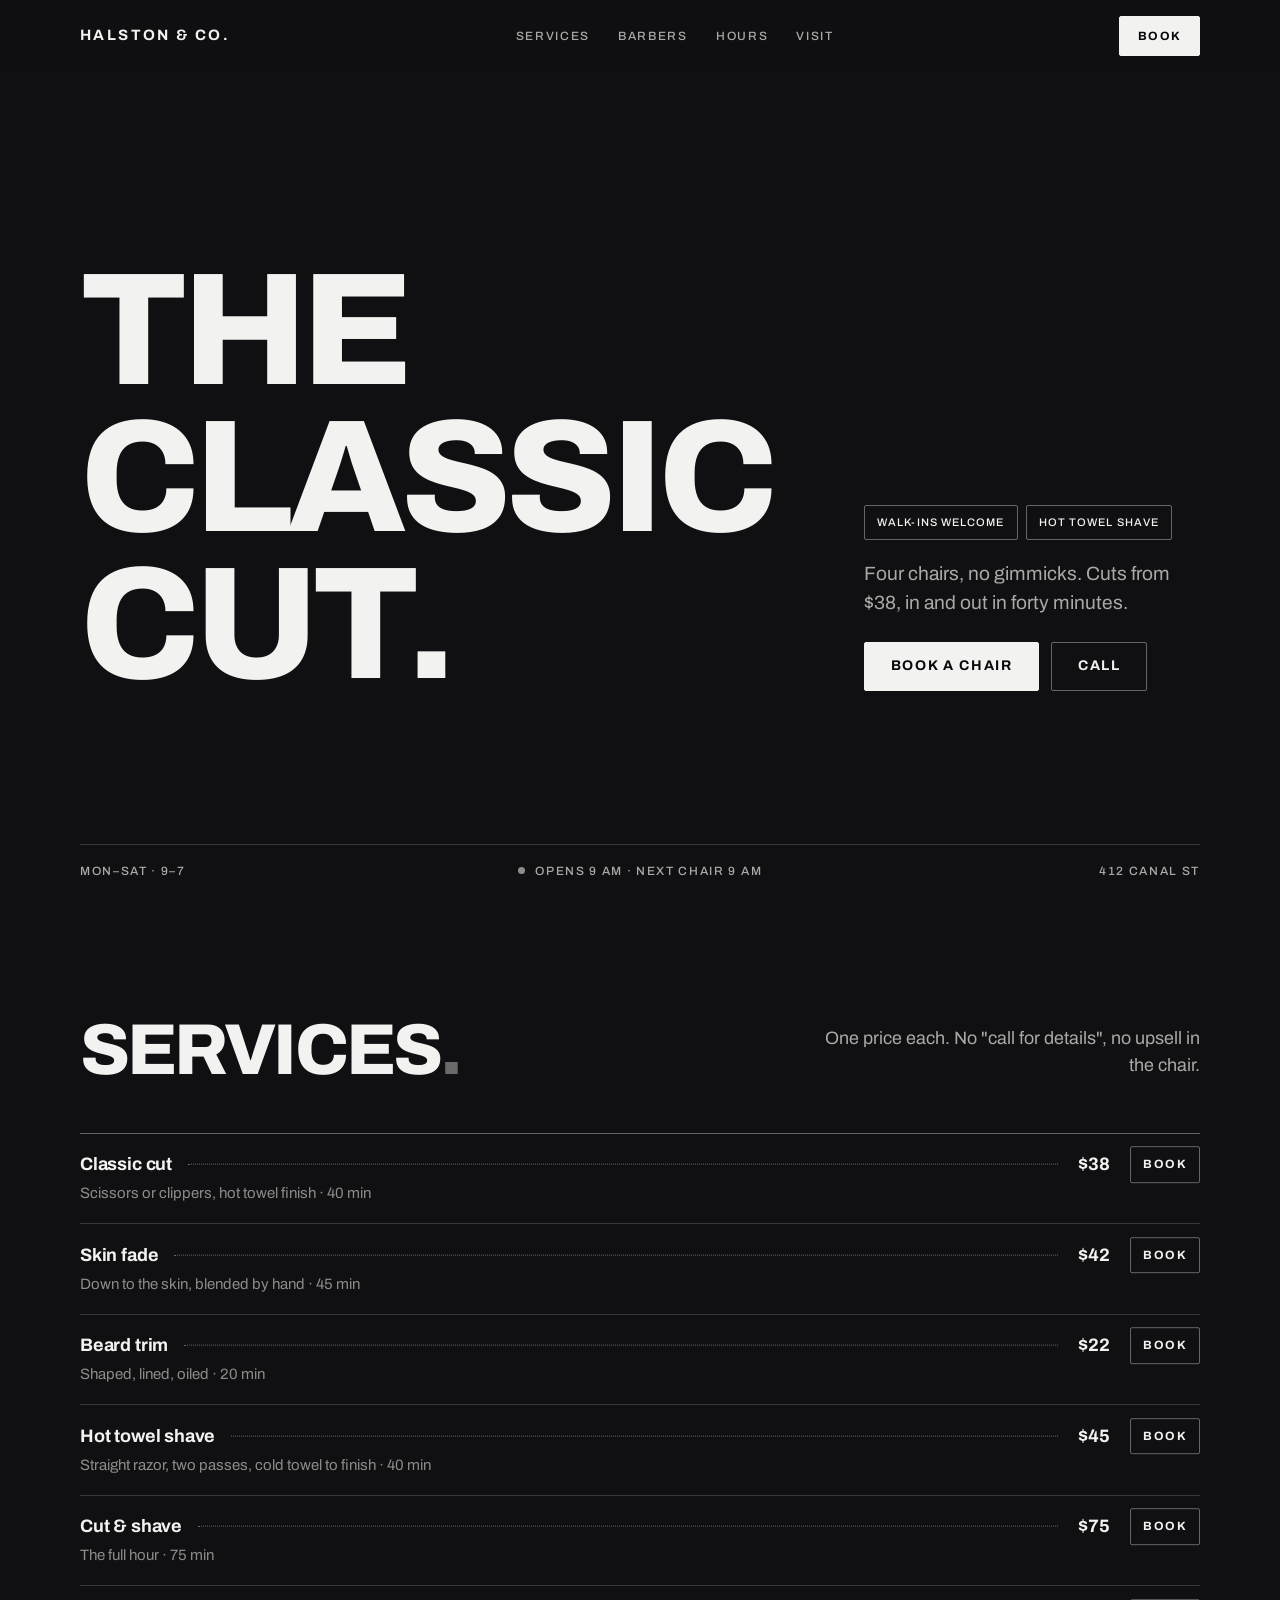
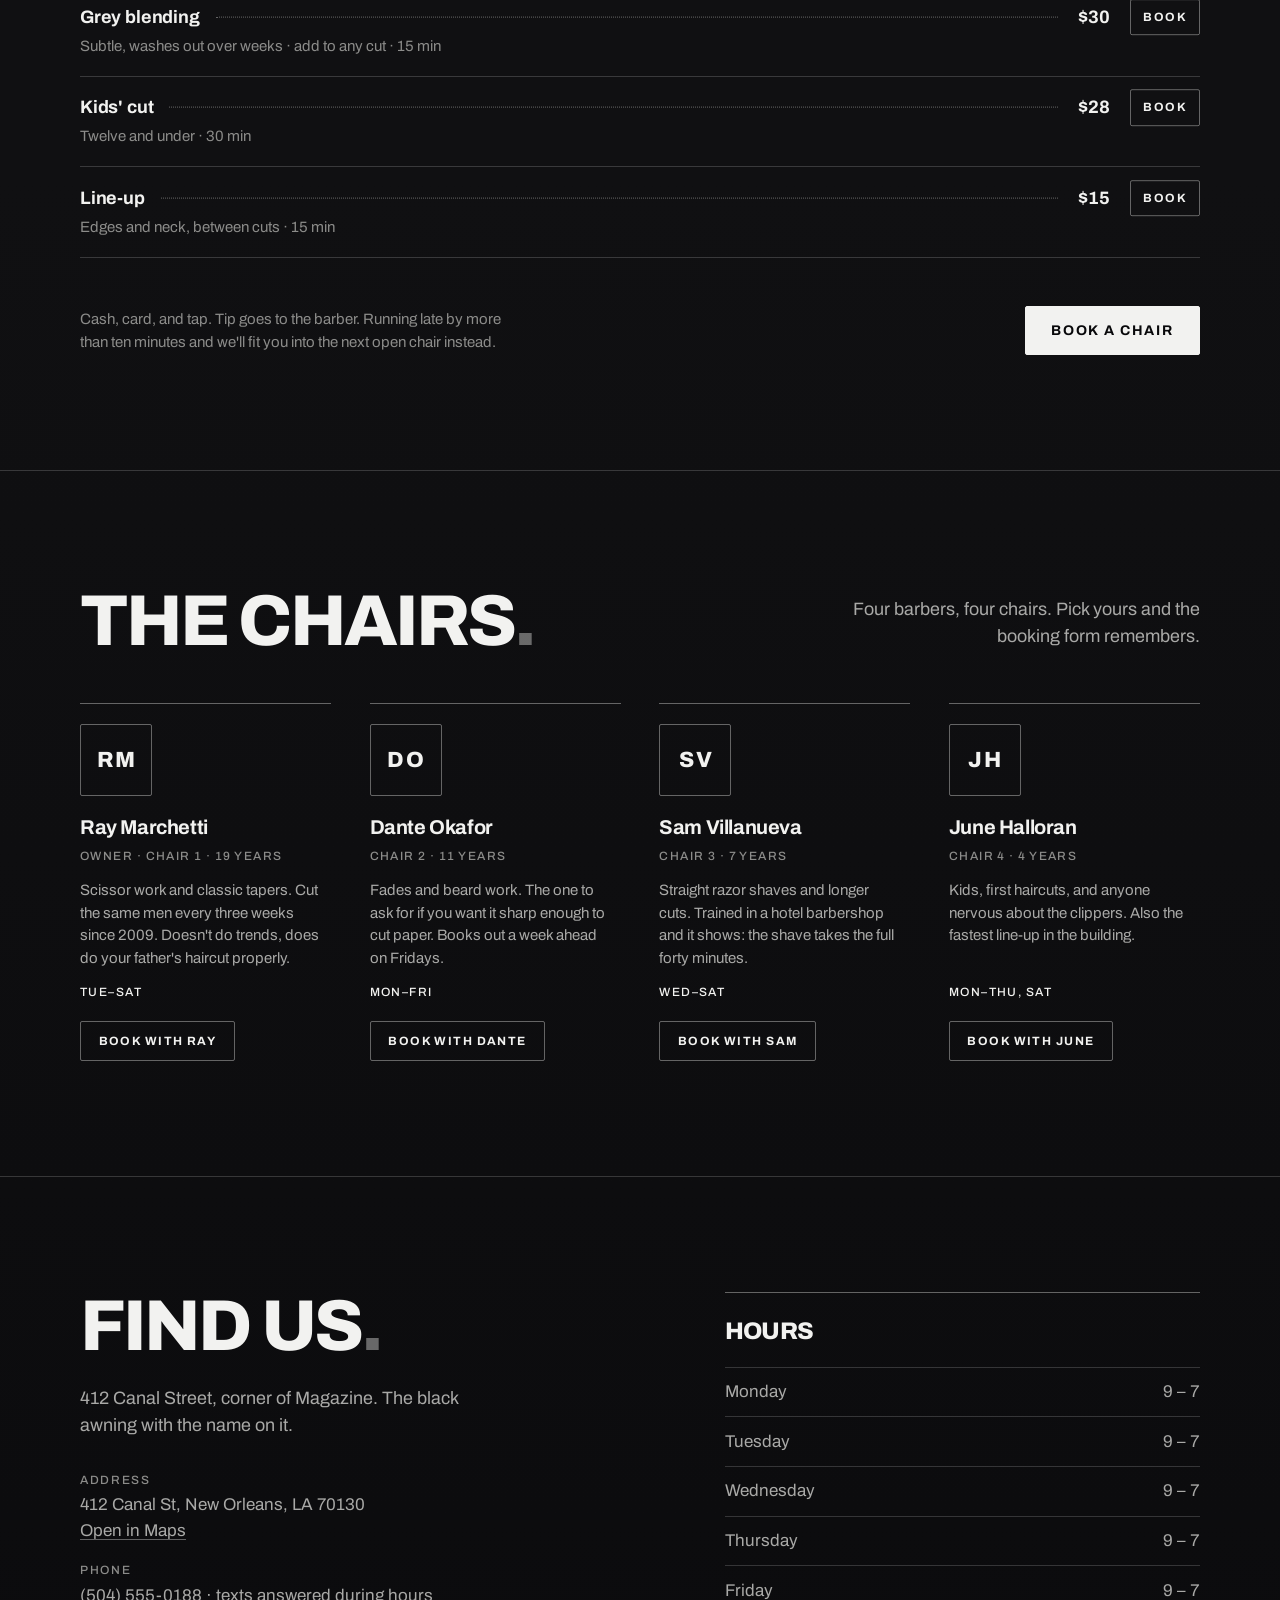
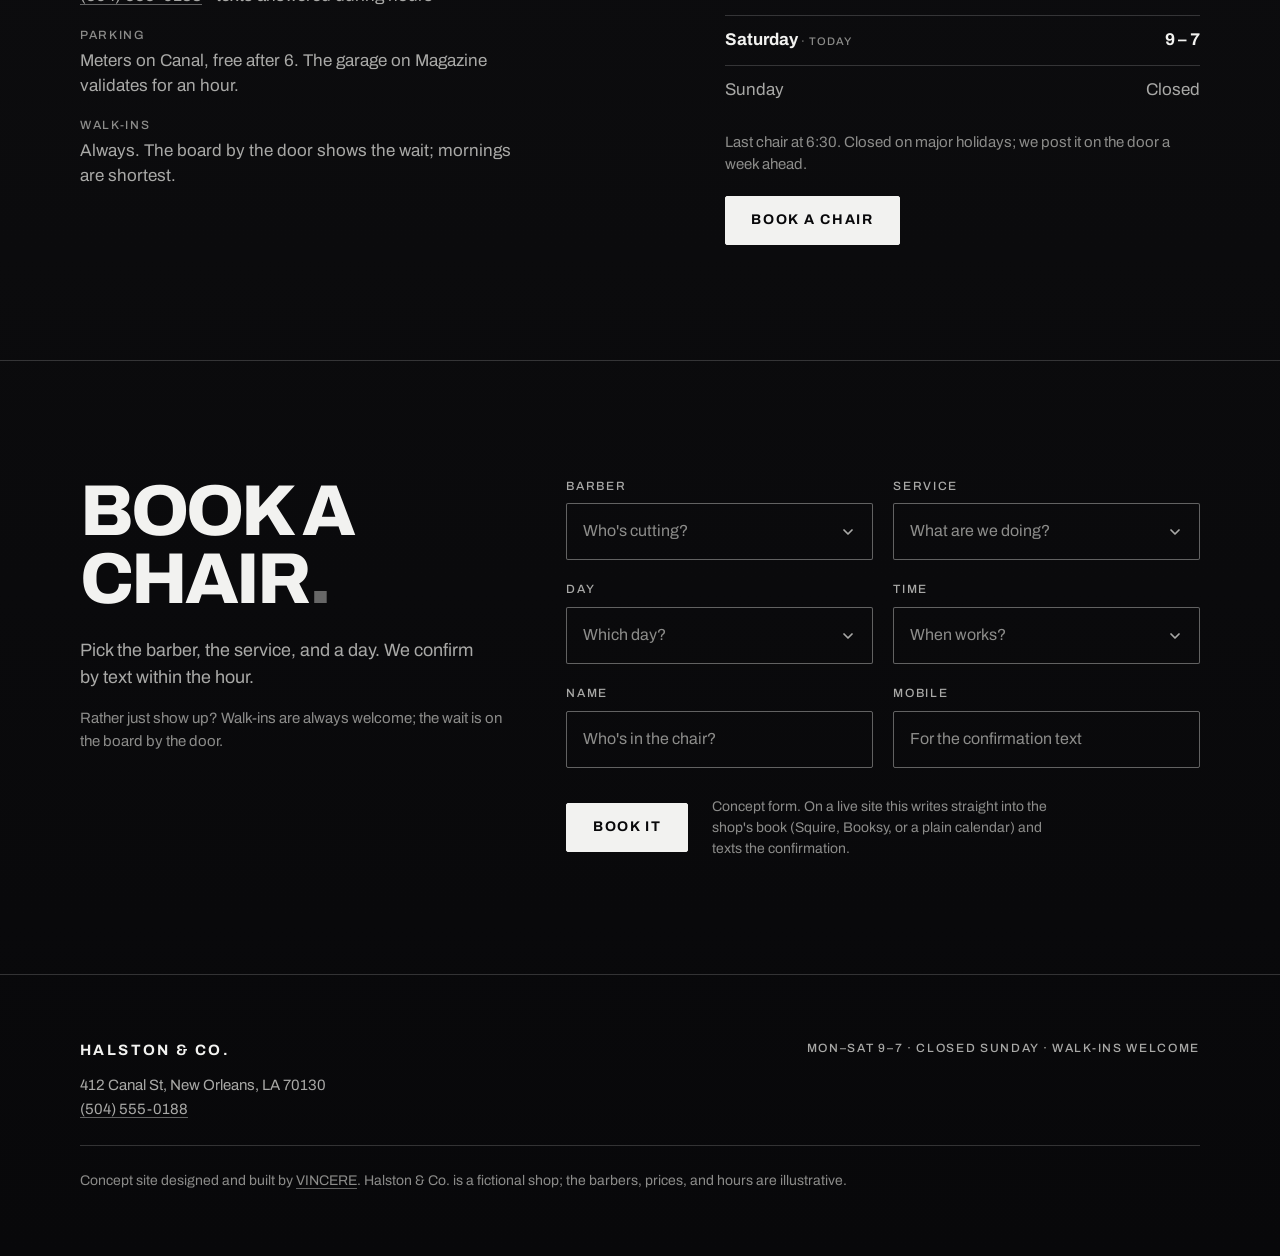
<file: concepts/halston/index.html>
<!DOCTYPE html>
<html lang="en">
<head>
<meta charset="utf-8">
<meta name="viewport" content="width=device-width, initial-scale=1">

<title>Halston &amp; Co. — Barbers on Canal Street. Book a chair.</title>
<meta name="description" content="Halston & Co., a four-chair barber shop on Canal Street. Classic cuts from $38, hot towel shaves, walk-ins welcome, open Monday to Saturday 9–7. Book a chair with the barber you want.">
<!-- Concept site for a fictional shop: keep it out of search results. -->
<meta name="robots" content="noindex, nofollow">
<meta name="theme-color" content="#101012">
<meta name="color-scheme" content="dark">

<link rel="icon" href="../../favicon.svg" type="image/svg+xml">

<link rel="preconnect" href="https://fonts.googleapis.com">
<link rel="preconnect" href="https://fonts.gstatic.com" crossorigin>
<link rel="stylesheet" href="https://fonts.googleapis.com/css2?family=Archivo:wght@400;500;700;800&display=swap">
<link rel="stylesheet" href="halston.css">

<script>
  document.documentElement.classList.add('js');
  // Skin from the query string (?skin=ivory|oxblood) so the home page can open the same look.
  // The browser chrome follows the skin: theme-color is the skin's ground, color-scheme its polarity.
  (function () {
    var m = /[?&]skin=(ivory|oxblood)\b/.exec(location.search);
    if (!m) return;
    var chrome = { ivory: ['#F4F0E8', 'light'], oxblood: ['#431719', 'dark'] }[m[1]];
    document.documentElement.setAttribute('data-skin', m[1]);
    document.querySelector('meta[name="theme-color"]').setAttribute('content', chrome[0]);
    document.querySelector('meta[name="color-scheme"]').setAttribute('content', chrome[1]);
  })();
</script>
</head>

<body>
<a class="skip" href="#main">Skip to content</a>

<header class="nav" data-nav>
  <div class="wrap nav__inner">
    <a class="brand" href="#top" aria-label="Halston & Co. — home">Halston &amp; Co.</a>
    <nav class="nav__links" aria-label="Primary">
      <a href="#services">Services</a>
      <a href="#barbers">Barbers</a>
      <a href="#hours">Hours</a>
      <a href="#visit">Visit</a>
    </nav>
    <a class="btn btn--fill btn--sm nav__cta" href="#book"><span>Book</span></a>
  </div>
</header>

<main id="main">
<span id="top"></span>

<!-- ============================ HERO ============================ -->
<section class="hero" aria-labelledby="hero-title">
  <div class="wrap hero__inner">
    <h1 class="hero__title" id="hero-title">
      <span class="hero__line">The</span>
      <span class="hero__line">Classic</span>
      <span class="hero__line">Cut.</span>
    </h1>

    <div class="hero__side">
      <div class="chips" aria-label="Good to know">
        <span class="chip">Walk-ins welcome</span>
        <span class="chip">Hot towel shave</span>
      </div>
      <p class="hero__sub">Four chairs, no gimmicks. Cuts from $38, in and out in forty minutes.</p>
      <div class="hero__actions">
        <a class="btn btn--fill" href="#book"><span>Book a chair</span></a>
        <a class="btn btn--outline" href="tel:+15045550188"><span>Call</span></a>
      </div>
    </div>
  </div>

  <!-- The hours bar: one tracked line, the middle of it live (halston.js). -->
  <div class="wrap hours-bar" aria-label="Hours and address">
    <span class="hours-bar__cell">Mon–Sat · 9–7</span>
    <span class="hours-bar__cell hours-bar__status" data-status aria-live="polite">Canal Street</span>
    <span class="hours-bar__cell hours-bar__addr">412 Canal St</span>
  </div>
</section>

<!-- ============================ SERVICES ============================ -->
<section class="services" id="services" aria-labelledby="services-title">
  <div class="wrap">
    <div class="section-head">
      <h2 class="h2" id="services-title">Services<span class="h2__dot">.</span></h2>
      <p class="lede">One price each. No "call for details", no upsell in the chair.</p>
    </div>

    <ol class="ledger" data-ledger>
      <li class="ledger__row">
        <span class="ledger__name">Classic cut</span>
        <span class="ledger__note">Scissors or clippers, hot towel finish · 40 min</span>
        <span class="ledger__price">$38</span>
        <button class="ledger__book" type="button" data-book-service="Classic cut">Book</button>
      </li>
      <li class="ledger__row">
        <span class="ledger__name">Skin fade</span>
        <span class="ledger__note">Down to the skin, blended by hand · 45 min</span>
        <span class="ledger__price">$42</span>
        <button class="ledger__book" type="button" data-book-service="Skin fade">Book</button>
      </li>
      <li class="ledger__row">
        <span class="ledger__name">Beard trim</span>
        <span class="ledger__note">Shaped, lined, oiled · 20 min</span>
        <span class="ledger__price">$22</span>
        <button class="ledger__book" type="button" data-book-service="Beard trim">Book</button>
      </li>
      <li class="ledger__row">
        <span class="ledger__name">Hot towel shave</span>
        <span class="ledger__note">Straight razor, two passes, cold towel to finish · 40 min</span>
        <span class="ledger__price">$45</span>
        <button class="ledger__book" type="button" data-book-service="Hot towel shave">Book</button>
      </li>
      <li class="ledger__row">
        <span class="ledger__name">Cut &amp; shave</span>
        <span class="ledger__note">The full hour · 75 min</span>
        <span class="ledger__price">$75</span>
        <button class="ledger__book" type="button" data-book-service="Cut &amp; shave">Book</button>
      </li>
      <li class="ledger__row">
        <span class="ledger__name">Grey blending</span>
        <span class="ledger__note">Subtle, washes out over weeks · add to any cut · 15 min</span>
        <span class="ledger__price">$30</span>
        <button class="ledger__book" type="button" data-book-service="Grey blending">Book</button>
      </li>
      <li class="ledger__row">
        <span class="ledger__name">Kids' cut</span>
        <span class="ledger__note">Twelve and under · 30 min</span>
        <span class="ledger__price">$28</span>
        <button class="ledger__book" type="button" data-book-service="Kids' cut">Book</button>
      </li>
      <li class="ledger__row">
        <span class="ledger__name">Line-up</span>
        <span class="ledger__note">Edges and neck, between cuts · 15 min</span>
        <span class="ledger__price">$15</span>
        <button class="ledger__book" type="button" data-book-service="Line-up">Book</button>
      </li>
    </ol>

    <div class="section-foot">
      <p class="fine">Cash, card, and tap. Tip goes to the barber. Running late by more than ten minutes and we'll fit you into the next open chair instead.</p>
      <a class="btn btn--fill" href="#book"><span>Book a chair</span></a>
    </div>
  </div>
</section>

<!-- ============================ BARBERS ============================ -->
<section class="barbers" id="barbers" aria-labelledby="barbers-title">
  <div class="wrap">
    <div class="section-head">
      <h2 class="h2" id="barbers-title">The chairs<span class="h2__dot">.</span></h2>
      <p class="lede">Four barbers, four chairs. Pick yours and the booking form remembers.</p>
    </div>

    <ul class="crew">
      <li class="barber">
        <span class="barber__mono" aria-hidden="true">RM</span>
        <h3 class="barber__name">Ray Marchetti</h3>
        <p class="barber__role">Owner · Chair 1 · 19 years</p>
        <p class="barber__text">Scissor work and classic tapers. Cut the same men every three weeks since 2009. Doesn't do trends, does do your father's haircut properly.</p>
        <p class="barber__days">Tue–Sat</p>
        <button class="btn btn--outline btn--sm" type="button" data-book-barber="Ray Marchetti"><span>Book with Ray</span></button>
      </li>
      <li class="barber">
        <span class="barber__mono" aria-hidden="true">DO</span>
        <h3 class="barber__name">Dante Okafor</h3>
        <p class="barber__role">Chair 2 · 11 years</p>
        <p class="barber__text">Fades and beard work. The one to ask for if you want it sharp enough to cut paper. Books out a week ahead on Fridays.</p>
        <p class="barber__days">Mon–Fri</p>
        <button class="btn btn--outline btn--sm" type="button" data-book-barber="Dante Okafor"><span>Book with Dante</span></button>
      </li>
      <li class="barber">
        <span class="barber__mono" aria-hidden="true">SV</span>
        <h3 class="barber__name">Sam Villanueva</h3>
        <p class="barber__role">Chair 3 · 7 years</p>
        <p class="barber__text">Straight razor shaves and longer cuts. Trained in a hotel barbershop and it shows: the shave takes the full forty minutes.</p>
        <p class="barber__days">Wed–Sat</p>
        <button class="btn btn--outline btn--sm" type="button" data-book-barber="Sam Villanueva"><span>Book with Sam</span></button>
      </li>
      <li class="barber">
        <span class="barber__mono" aria-hidden="true">JH</span>
        <h3 class="barber__name">June Halloran</h3>
        <p class="barber__role">Chair 4 · 4 years</p>
        <p class="barber__text">Kids, first haircuts, and anyone nervous about the clippers. Also the fastest line-up in the building.</p>
        <p class="barber__days">Mon–Thu, Sat</p>
        <button class="btn btn--outline btn--sm" type="button" data-book-barber="June Halloran"><span>Book with June</span></button>
      </li>
    </ul>
  </div>
</section>

<!-- ============================ HOURS & VISIT ============================ -->
<section class="visit" id="hours" aria-labelledby="visit-title">
  <div class="wrap visit__inner">
    <div class="visit__copy" id="visit">
      <h2 class="h2" id="visit-title">Find us<span class="h2__dot">.</span></h2>
      <p class="lede">412 Canal Street, corner of Magazine. The black awning with the name on it.</p>
      <dl class="facts">
        <div class="facts__row">
          <dt>Address</dt>
          <dd>412 Canal St, New Orleans, LA 70130<br>
            <a class="link" href="https://www.google.com/maps/dir/?api=1&destination=412+Canal+St+New+Orleans+LA+70130" target="_blank" rel="noopener">Open in Maps</a></dd>
        </div>
        <div class="facts__row">
          <dt>Phone</dt>
          <dd><a class="link" href="tel:+15045550188">(504) 555-0188</a> · texts answered during hours</dd>
        </div>
        <div class="facts__row">
          <dt>Parking</dt>
          <dd>Meters on Canal, free after 6. The garage on Magazine validates for an hour.</dd>
        </div>
        <div class="facts__row">
          <dt>Walk-ins</dt>
          <dd>Always. The board by the door shows the wait; mornings are shortest.</dd>
        </div>
      </dl>
    </div>

    <div class="hours" aria-labelledby="hours-title">
      <h3 class="hours__title" id="hours-title">Hours</h3>
      <table class="hours__table" data-hours>
        <tbody>
          <tr data-day="1"><th scope="row">Monday</th><td>9 – 7</td></tr>
          <tr data-day="2"><th scope="row">Tuesday</th><td>9 – 7</td></tr>
          <tr data-day="3"><th scope="row">Wednesday</th><td>9 – 7</td></tr>
          <tr data-day="4"><th scope="row">Thursday</th><td>9 – 7</td></tr>
          <tr data-day="5"><th scope="row">Friday</th><td>9 – 7</td></tr>
          <tr data-day="6"><th scope="row">Saturday</th><td>9 – 7</td></tr>
          <tr data-day="0"><th scope="row">Sunday</th><td>Closed</td></tr>
        </tbody>
      </table>
      <p class="hours__note">Last chair at 6:30. Closed on major holidays; we post it on the door a week ahead.</p>
      <a class="btn btn--fill" href="#book"><span>Book a chair</span></a>
    </div>
  </div>
</section>

<!-- ============================ BOOK ============================ -->
<section class="book" id="book" aria-labelledby="book-title">
  <div class="wrap book__inner">
    <div class="book__copy">
      <h2 class="h2" id="book-title">Book a chair<span class="h2__dot">.</span></h2>
      <p class="lede">Pick the barber, the service, and a day. We confirm by text within the hour.</p>
      <p class="fine">Rather just show up? Walk-ins are always welcome; the wait is on the board by the door.</p>
    </div>

    <form class="form" id="book-form" novalidate>
      <div class="form__row">
        <div class="field">
          <label for="b-barber">Barber</label>
          <select id="b-barber" name="barber" required>
            <option value="">Who's cutting?</option>
            <option>Ray Marchetti</option>
            <option>Dante Okafor</option>
            <option>Sam Villanueva</option>
            <option>June Halloran</option>
            <option>First available</option>
          </select>
          <p class="field__error" id="b-barber-err" hidden>Pick a barber, or "First available".</p>
        </div>
        <div class="field">
          <label for="b-service">Service</label>
          <select id="b-service" name="service" required>
            <option value="">What are we doing?</option>
            <option>Classic cut</option>
            <option>Skin fade</option>
            <option>Beard trim</option>
            <option>Hot towel shave</option>
            <option>Cut &amp; shave</option>
            <option>Grey blending</option>
            <option>Kids' cut</option>
            <option>Line-up</option>
          </select>
          <p class="field__error" id="b-service-err" hidden>Pick a service from the list.</p>
        </div>
      </div>
      <div class="form__row">
        <div class="field">
          <label for="b-day">Day</label>
          <select id="b-day" name="day" required data-open-days>
            <option value="">Which day?</option>
          </select>
          <p class="field__error" id="b-day-err" hidden>Pick a day; we're closed Sundays.</p>
        </div>
        <div class="field">
          <label for="b-time">Time</label>
          <select id="b-time" name="time" required>
            <option value="">When works?</option>
            <option>Morning (9–12)</option>
            <option>Midday (12–3)</option>
            <option>Afternoon (3–5)</option>
            <option>Evening (5–7)</option>
          </select>
          <p class="field__error" id="b-time-err" hidden>Pick a time of day.</p>
        </div>
      </div>
      <div class="form__row">
        <div class="field">
          <label for="b-name">Name</label>
          <input id="b-name" name="name" type="text" required autocomplete="name" placeholder="Who's in the chair?">
          <p class="field__error" id="b-name-err" hidden>We need a name for the chair.</p>
        </div>
        <div class="field">
          <label for="b-phone">Mobile</label>
          <input id="b-phone" name="phone" type="tel" required autocomplete="tel" inputmode="tel" placeholder="For the confirmation text">
          <p class="field__error" id="b-phone-err" hidden>Enter a number we can text.</p>
        </div>
      </div>
      <div class="form__foot">
        <button class="btn btn--fill" type="submit" data-submit><span data-submit-label>Book it</span></button>
        <p class="form__demo">Concept form. On a live site this writes straight into the shop's book (Squire, Booksy, or a plain calendar) and texts the confirmation.</p>
      </div>
      <p class="form__status" id="book-status" role="status" aria-live="polite" hidden></p>
    </form>
  </div>
</section>
</main>

<footer class="footer">
  <div class="wrap footer__inner">
    <div class="footer__brand">
      <span class="brand footer__word">Halston &amp; Co.</span>
      <p>412 Canal St, New Orleans, LA 70130<br><a class="link" href="tel:+15045550188">(504) 555-0188</a></p>
    </div>
    <p class="footer__hours">Mon–Sat 9–7 · Closed Sunday · Walk-ins welcome</p>
    <p class="footer__concept">
      Concept site designed and built by <a class="link" href="../../index.html#work">VINCERE</a>. Halston &amp; Co. is a fictional
      shop; the barbers, prices, and hours are illustrative.
    </p>
  </div>
</footer>

<!-- Mobile action bar: book or call, within thumb reach on every screen. -->
<nav class="bar" aria-label="Quick actions">
  <a class="bar__btn bar__btn--fill" href="#book">Book a chair</a>
  <a class="bar__btn" href="tel:+15045550188">Call</a>
</nav>

<script src="halston.js" defer></script>
</body>
</html>
</file>
<file: assets/css/styles.css>
/* ==========================================================================
   VINCERE — Design System & Site Styles (v2, "bright agency page")
   --------------------------------------------------------------------------
   1.  Design tokens
   2.  Reset, base & browser surfaces
   3.  Typography
   4.  Layout primitives
   5.  Buttons & links
   6.  Navigation
   7.  Hero & device stage
   8.  Credibility
   9.  Services
   10. Why VINCERE
   11. Selected work & concept previews
   12. Process
   13. About
   14. FAQ
   15. Contact & form
   16. Footer
   17. Motion
   18. Responsive
   ========================================================================== */

/* ==========================================================================
   1. DESIGN TOKENS
   ========================================================================== */
:root {
  /* --- Ground & ink (navy-biased neutrals, never pure grey) --- */
  --bg:        #FFFFFF;
  --tint:      #F5F7FB;
  --tint-2:    #EEF2F8;
  --ink:       #0B1F3A;
  --ink-2:     #1E2F4D;
  --muted:     #4B5B73;   /* 6.5:1 on white */
  --muted-2:   #5F6E85;   /* 5.2:1 on white, 4.8:1 on --tint */
  --line:      rgba(11, 31, 58, 0.10);
  --line-2:    rgba(11, 31, 58, 0.06);

  /* --- The gradient: mint → azure. Bright for surfaces, deep for text. --- */
  --g1:        #19B394;
  --g2:        #2D7CF6;
  --grad:      linear-gradient(97deg, var(--g1) 0%, var(--g2) 110%);
  --gt1:       #0E8F74;
  --gt2:       #1F63D6;
  --grad-text: linear-gradient(97deg, var(--gt1) 0%, var(--gt2) 110%);
  --link:      #1F63D6;   /* 5.5:1 on white */
  --link-soft: rgba(31, 99, 214, 0.10);

  /* --- The action: vermilion → raspberry, worn only by "Start a project" --- */
  --c1:        #D93A1F;
  --c2:        #C8206A;
  --grad-cta:  linear-gradient(90deg, var(--c1) 0%, var(--c2) 100%);
  --cta-glow:  rgba(217, 58, 31, 0.28);

  /* --- Dark surface (contact, footer) --- */
  --d-bg:      #0B1F3A;
  --d-bg-2:    #0F2747;
  --d-surface: #14305A;
  --d-text:    #F4F7FC;
  --d-muted:   #A7B6CE;
  --d-line:    rgba(255, 255, 255, 0.12);
  --d-placeholder: #8A9BB8;

  /* --- Type --- */
  --font: "Onest", -apple-system, BlinkMacSystemFont, "Segoe UI", Helvetica, Arial, sans-serif;

  --fs-display: clamp(2.5rem, 5.4vw, 4rem);
  --fs-h2:      clamp(1.9rem, 3.6vw, 2.75rem);
  --fs-h3:      clamp(1.15rem, 1.5vw, 1.35rem);
  --fs-lede:    clamp(1.05rem, 1.35vw, 1.2rem);
  --fs-body:    1rem;
  --fs-sm:      0.9375rem;
  --fs-xs:      0.8125rem;

  /* --- Space --- */
  --sp-1: 0.25rem; --sp-2: 0.5rem;  --sp-3: 0.75rem; --sp-4: 1rem;
  --sp-5: 1.5rem;  --sp-6: 2rem;    --sp-7: 2.75rem; --sp-8: 3.5rem;
  --sp-9: 5rem;    --sp-10: 7rem;

  --section-y:   clamp(4.5rem, 8.5vw, 8rem);
  --section-y-t: clamp(3.25rem, 6vw, 5.5rem);
  --gutter:      clamp(1.25rem, 4vw, 2.5rem);
  --container:   1200px;

  /* --- Radius: 8 for cards, 16 for stages, pills for actions --- */
  --r-xs: 6px; --r-sm: 8px; --r-md: 12px; --r-lg: 16px; --r-xl: 24px; --r-pill: 999px;

  /* --- Elevation: always offset, always soft --- */
  --sh-1: 0 1px 2px rgba(11, 31, 58, 0.06), 0 2px 6px rgba(11, 31, 58, 0.04);
  --sh-2: 0 6px 16px -6px rgba(11, 31, 58, 0.12), 0 2px 6px rgba(11, 31, 58, 0.05);
  --sh-3: 0 20px 40px -16px rgba(11, 31, 58, 0.22), 0 6px 16px -8px rgba(11, 31, 58, 0.10);
  --sh-4: 0 40px 70px -24px rgba(11, 31, 58, 0.40), 0 12px 24px -12px rgba(11, 31, 58, 0.20);

  /* --- Motion: one clock --- */
  --ease:     cubic-bezier(0.22, 0.61, 0.36, 1);
  --ease-out: cubic-bezier(0.16, 1, 0.3, 1);
  --t-fast: 150ms; --t-mid: 280ms; --t-slow: 650ms;
}

/* ==========================================================================
   2. RESET, BASE & BROWSER SURFACES
   ========================================================================== */
*, *::before, *::after { box-sizing: border-box; }
* { margin: 0; }

html {
  -webkit-text-size-adjust: 100%;
  scroll-behavior: smooth;
  scroll-padding-top: 88px;
  accent-color: var(--link);
  scrollbar-color: rgba(11, 31, 58, 0.28) transparent;
}
body {
  background: var(--bg);
  color: var(--ink);
  font-family: var(--font);
  font-size: var(--fs-body);
  line-height: 1.65;
  -webkit-font-smoothing: antialiased;
  -moz-osx-font-smoothing: grayscale;
  text-rendering: optimizeLegibility;
  overflow-x: hidden;
}
img, svg, video { display: block; max-width: 100%; }
svg { flex: none; }
button, input, select, textarea { font: inherit; color: inherit; }
button { cursor: pointer; background: none; border: none; padding: 0; }
input, textarea, select { caret-color: var(--link); }
a { color: inherit; text-decoration: none; }
ul, ol { list-style: none; padding: 0; }

::selection { background: var(--link); color: #fff; }
.section--dark ::selection, .footer ::selection { background: var(--g1); color: var(--ink); }
::-webkit-scrollbar { width: 12px; height: 12px; }
::-webkit-scrollbar-track { background: transparent; }
::-webkit-scrollbar-thumb { background: rgba(11, 31, 58, 0.22); border: 4px solid var(--bg); border-radius: var(--r-pill); }
::-webkit-scrollbar-thumb:hover { background: rgba(11, 31, 58, 0.38); }

:focus-visible { outline: 2px solid var(--link); outline-offset: 3px; border-radius: var(--r-xs); }
.section--dark :focus-visible, .footer :focus-visible { outline-color: #8FB8FF; }

.sr-only { position: absolute; width: 1px; height: 1px; padding: 0; margin: -1px; overflow: hidden; clip: rect(0 0 0 0); clip-path: inset(50%); white-space: nowrap; }

.skip-link {
  position: fixed; top: var(--sp-3); left: var(--sp-3); z-index: 200;
  transform: translateY(-160%);
  background: var(--ink); color: #fff;
  padding: 0.7rem 1.1rem; border-radius: var(--r-pill);
  font-size: var(--fs-sm); font-weight: 500;
  transition: transform var(--t-mid) var(--ease);
}
.skip-link:focus-visible { transform: translateY(0); }

/* ==========================================================================
   3. TYPOGRAPHY
   ========================================================================== */
h1, h2, h3, h4 {
  font-weight: 700;
  line-height: 1.1;
  letter-spacing: -0.025em;
  text-wrap: balance;
}
.h2 { font-size: var(--fs-h2); letter-spacing: -0.03em; }
p { text-wrap: pretty; }

.lede {
  font-size: var(--fs-lede);
  font-weight: 300;
  line-height: 1.6;
  color: var(--muted);
  max-width: 62ch;
}
.section--dark .lede { color: var(--d-muted); }

/* Gradient keyword: the one place text wears the gradient. Solid fallback first. */
.grad {
  color: var(--gt2);
  background: var(--grad-text);
  -webkit-background-clip: text; background-clip: text;
  -webkit-text-fill-color: transparent;
}

.badge {
  display: inline-flex; align-items: center; vertical-align: middle;
  font-size: 0.6875rem; font-weight: 600; letter-spacing: 0.06em; text-transform: uppercase; line-height: 1;
  padding: 0.38rem 0.62rem; border-radius: var(--r-pill);
  background: var(--tint-2); color: var(--muted);
}
.badge--accent { background: var(--link-soft); color: var(--link); }

.text-link {
  color: var(--link); font-weight: 500;
  text-decoration: underline; text-decoration-thickness: 1px; text-underline-offset: 3px;
  text-decoration-color: rgba(31, 99, 214, 0.35);
  transition: text-decoration-color var(--t-fast) var(--ease);
}
.text-link:hover { text-decoration-color: currentColor; }

.br-lg { display: none; }
@media (min-width: 900px) { .br-lg { display: inline; } }

/* Icons: one family, 1.75 stroke, gradient tile */
.icon {
  display: inline-grid; place-items: center;
  width: 44px; height: 44px; border-radius: var(--r-md);
  background: var(--grad); color: #fff;
  box-shadow: 0 6px 14px -6px rgba(11, 31, 58, 0.22);
}

/* ==========================================================================
   4. LAYOUT PRIMITIVES
   ========================================================================== */
.container { width: 100%; max-width: var(--container); margin-inline: auto; padding-inline: var(--gutter); }
.section { padding-block: var(--section-y); position: relative; }
.section--tight { padding-block: var(--section-y-t); }
.section--tint { background: var(--tint); }
.section--dark { background: var(--d-bg); color: var(--d-text); }
.section--dark .h2 { color: #fff; }

.section__head { max-width: 720px; margin-bottom: clamp(2.5rem, 4.5vw, 4rem); }
.section__head .h2 { margin-bottom: var(--sp-4); }
.section__head--split { max-width: none; display: grid; gap: var(--sp-5); }
@media (min-width: 900px) {
  .section__head--split { grid-template-columns: 1.05fr 0.95fr; align-items: end; gap: var(--sp-8); }
  .section__head--split .lede { padding-bottom: 0.3rem; }
}

/* ==========================================================================
   5. BUTTONS & LINKS
   ========================================================================== */
.btn {
  --btn-py: 0.95rem; --btn-px: 1.6rem;
  position: relative;
  display: inline-flex; align-items: center; justify-content: center; gap: 0.55rem;
  padding: var(--btn-py) var(--btn-px);
  border-radius: var(--r-pill);
  font-size: var(--fs-sm); font-weight: 600; line-height: 1; white-space: nowrap;
  border: 1px solid transparent;
  transition: transform var(--t-fast) var(--ease), box-shadow var(--t-mid) var(--ease),
              background-color var(--t-mid) var(--ease), border-color var(--t-mid) var(--ease), color var(--t-mid) var(--ease);
}
.btn svg { transition: transform var(--t-mid) var(--ease-out); }
.btn:hover svg { transform: translateX(3px); }
.btn:active { transform: translateY(1px) scale(0.99); }

/* The one warm control on the page. */
.btn--primary {
  color: #fff;
  background: var(--grad-cta);
  box-shadow: 0 1px 2px rgba(11, 31, 58, 0.14), 0 10px 22px -10px var(--cta-glow);
}
.btn--primary::after {
  content: ""; position: absolute; inset: 0; border-radius: inherit;
  background: rgba(255, 255, 255, 0.10); opacity: 0; transition: opacity var(--t-fast) var(--ease);
}
.btn--primary:hover { box-shadow: 0 2px 4px rgba(11, 31, 58, 0.14), 0 16px 30px -12px var(--cta-glow); transform: translateY(-1px); }
.btn--primary:hover::after { opacity: 1; }

.btn--ghost { color: var(--ink); background: #fff; border-color: var(--line); }
.btn--ghost:hover { border-color: rgba(11, 31, 58, 0.28); box-shadow: var(--sh-1); }
.section--dark .btn--ghost { color: #fff; background: transparent; border-color: var(--d-line); }
.section--dark .btn--ghost:hover { background: rgba(255,255,255,0.06); border-color: rgba(255,255,255,0.3); }

.btn--sm { --btn-py: 0.7rem; --btn-px: 1.2rem; font-size: var(--fs-xs); }
.btn--block { width: 100%; }

.link-btn {
  display: inline-flex; align-items: center; gap: 0.4rem;
  font-size: var(--fs-sm); font-weight: 600; color: var(--link);
  padding-block: 0.25rem;
}
.link-btn svg { transition: transform var(--t-mid) var(--ease-out); }
.link-btn:hover svg { transform: translateX(4px); }

/* ==========================================================================
   6. NAVIGATION
   ========================================================================== */
.nav {
  position: sticky; top: 0; z-index: 100;
  background: rgba(255, 255, 255, 0.92);
  -webkit-backdrop-filter: saturate(160%) blur(12px); backdrop-filter: saturate(160%) blur(12px);
  transition: box-shadow var(--t-mid) var(--ease);
}
.nav.is-stuck { box-shadow: 0 1px 0 var(--line), 0 8px 24px -16px rgba(11, 31, 58, 0.18); }
.nav__inner { display: flex; align-items: center; justify-content: space-between; gap: var(--sp-5); height: 76px; }

/* Wordmark "Ascendente": drawn V + INCERE in Archivo 800 wide. Source in /brand/04-ascendente. */
.logo { display: inline-flex; align-items: baseline; gap: 0.05em; color: var(--ink); font-size: 1.25rem; line-height: 1; }
.logo__v { height: calc(0.69em * 1.18); width: auto; flex: none; fill: currentColor; transition: transform var(--t-mid) var(--ease-out); }
.logo:hover .logo__v { transform: translateY(-2px); }
.logo__word { font-family: "Archivo", var(--font); font-weight: 800; font-stretch: 112%; letter-spacing: 0; text-transform: uppercase; line-height: 1; }

.nav__links { display: none; align-items: center; gap: var(--sp-6); margin-inline: auto; }
.nav__links a { font-size: var(--fs-sm); font-weight: 500; color: var(--ink-2); transition: color var(--t-fast) var(--ease); }
.nav__links a:hover { color: var(--link); }

.nav__actions { display: flex; align-items: center; gap: var(--sp-3); }
.nav__cta { display: none; }

.nav__toggle {
  display: inline-flex; align-items: center; gap: 0.55rem;
  padding: 0.6rem 0.95rem; border: 1px solid var(--line); border-radius: var(--r-pill);
  background: #fff; font-size: var(--fs-xs); font-weight: 600;
}
.nav__toggle-bars { display: grid; gap: 4px; width: 15px; }
.nav__toggle-bars i { display: block; height: 1.75px; background: var(--ink); border-radius: 2px; transition: transform var(--t-mid) var(--ease); }
.nav__toggle[aria-expanded="true"] .nav__toggle-bars i:first-child { transform: translateY(2.9px) rotate(45deg); }
.nav__toggle[aria-expanded="true"] .nav__toggle-bars i:last-child  { transform: translateY(-2.9px) rotate(-45deg); }

.menu {
  position: fixed; inset: 76px 0 auto 0;
  background: #fff; border-bottom: 1px solid var(--line); box-shadow: var(--sh-3);
  padding-block: var(--sp-4) var(--sp-6);
  max-height: calc(100dvh - 76px); overflow-y: auto;
  animation: menu-in var(--t-mid) var(--ease-out);
}
@keyframes menu-in { from { opacity: 0; transform: translateY(-8px); } to { opacity: 1; transform: none; } }
.menu__links { display: grid; }
.menu__links > a:not(.btn) {
  display: block; padding-block: 1rem; border-bottom: 1px solid var(--line-2);
  font-size: 1.4rem; font-weight: 600; letter-spacing: -0.02em;
}
.menu__cta { margin-top: var(--sp-5); }
.menu__meta { margin-top: var(--sp-4); text-align: center; font-size: var(--fs-sm); color: var(--muted); }
.menu__meta a { color: var(--link); }
body.menu-open { overflow: hidden; }

@media (min-width: 900px) {
  .nav__links { display: flex; }
  .nav__cta { display: inline-flex; }
  .nav__toggle { display: none; }
  .menu { display: none !important; }
}

/* ==========================================================================
   7. HERO & DEVICE STAGE
   ========================================================================== */
.hero { position: relative; overflow: hidden; padding-block: clamp(2rem, 5vw, 4rem) clamp(3rem, 6vw, 5rem); }
.hero__inner { display: grid; gap: clamp(2.5rem, 5vw, 3.5rem); }

.hero__title { font-size: var(--fs-display); line-height: 1.04; letter-spacing: -0.035em; margin-bottom: var(--sp-5); max-width: 16ch; }
.hero__lede { font-size: clamp(1.05rem, 1.45vw, 1.2rem); font-weight: 300; line-height: 1.6; color: var(--muted); max-width: 56ch; margin-bottom: var(--sp-6); }
.hero__lede strong { font-weight: 600; color: var(--ink); }

.hero__actions { display: flex; flex-wrap: wrap; align-items: center; gap: var(--sp-3); margin-bottom: var(--sp-6); }
.hero__actions .btn { --btn-py: 1.05rem; --btn-px: 1.8rem; font-size: var(--fs-body); }

.hero__points { display: grid; gap: 0.55rem; font-size: var(--fs-sm); color: var(--muted); }
.hero__points li { position: relative; padding-left: 1.6rem; }
.hero__points li::before {
  content: ""; position: absolute; left: 0; top: 0.2em;
  width: 16px; height: 16px; border-radius: 50%;
  background: var(--grad);
}
.hero__points li::after {
  content: ""; position: absolute; left: 5px; top: 0.42em;
  width: 4px; height: 7px;
  border-right: 1.8px solid #fff; border-bottom: 1.8px solid #fff;
  transform: rotate(42deg);
}

/* --- The stage: a gradient field with a curved edge, holding tilted devices --- */
.hero__visual { position: relative; min-width: 0; }
.stage { position: relative; margin: 0 0 2.6rem; height: clamp(380px, 92vw, 460px); }
.stage__clip { position: absolute; inset: 0; overflow: hidden; border-radius: var(--r-lg); }
.stage__bg {
  position: absolute; inset: 0;
  border-radius: var(--r-lg);
  background: linear-gradient(var(--stage-angle, 118deg), var(--g1) 0%, #22A0C9 45%, var(--g2) 100%);
}
.stage__bg::after {
  content: ""; position: absolute; inset: 0; border-radius: inherit;
  background: radial-gradient(70% 60% at 30% 20%, rgba(255,255,255,0.22), transparent 70%);
}

.device {
  position: absolute;
  background: #fff;
  overflow: hidden;
  box-shadow: var(--sh-4);
  will-change: transform;
}
.device .pv { height: 100%; border-radius: 0; }

/* Laptop-style browser card: toolbar with traffic lights and an address pill */
.device--browser { width: 60%; aspect-ratio: 16 / 10; border-radius: 12px; rotate: -6deg; }
.device--browser .device__bar {
  display: flex; align-items: center; gap: 10px; height: 30px; padding-inline: 12px;
  background: #EEF2F8; border-bottom: 1px solid var(--line-2);
}
.device__dots { display: flex; gap: 5px; }
.device__dots i { width: 8px; height: 8px; border-radius: 50%; background: rgba(11,31,58,0.18); }
.device__url {
  flex: 1; max-width: 56%; margin-inline: auto; text-align: center;
  font-size: 9px; color: var(--muted-2); background: #fff; border-radius: var(--r-pill); padding: 3px 10px;
  overflow: hidden; text-overflow: ellipsis; white-space: nowrap;
}
.device--browser .pv { height: calc(100% - 30px); }

/* Phones: bezel, inset screen, island */
.device--phone {
  width: 27%; aspect-ratio: 9 / 18.6;
  border-radius: 30px; padding: 7px;
  background: var(--ink);
  box-shadow: var(--sh-4), inset 0 0 0 1px rgba(255,255,255,0.08);
}
.device--phone .pv { border-radius: 23px; padding: 1.7rem 0.7rem 0.75rem; }
.device__island {
  position: absolute; left: 50%; top: 15px; transform: translateX(-50%);
  width: 34%; height: 11px; border-radius: var(--r-pill); background: var(--ink); z-index: 2;
}

.device--a { left: 22%; top: 6%; animation: drift-a 9s ease-in-out infinite; }
.device--b { left: 3%; top: 26%; width: 31%; rotate: -9deg; animation: drift-b 11s ease-in-out infinite; }
.device--c { right: 2%; top: 40%; width: 25%; rotate: -11deg; animation: drift-c 10s ease-in-out infinite; }
@keyframes drift-a { 0%, 100% { transform: translateY(0); } 50% { transform: translateY(-8px); } }
@keyframes drift-b { 0%, 100% { transform: translateY(0); } 50% { transform: translateY(-12px); } }
@keyframes drift-c { 0%, 100% { transform: translateY(0); } 50% { transform: translateY(-10px); } }

.stage__caption {
  position: absolute; left: 0; right: 0; top: calc(100% + 0.8rem);
  font-size: var(--fs-xs); font-weight: 500; color: var(--muted); text-align: center;
}
@media (min-width: 1000px) {
  .stage__caption {
    top: auto; right: auto; left: 1.25rem; bottom: 1.25rem; z-index: 3; text-align: left;
    color: #fff; background: rgba(11, 31, 58, 0.55); -webkit-backdrop-filter: blur(6px); backdrop-filter: blur(6px);
    padding: 0.4rem 0.7rem; border-radius: var(--r-pill); max-width: calc(100% - 2rem);
  }
}
@media (min-width: 1000px) {
  .hero { padding-block: clamp(2.5rem, 5vw, 4.5rem) clamp(3.5rem, 7vw, 6rem); }
  .hero__inner { grid-template-columns: 0.98fr 1.02fr; align-items: center; gap: clamp(2rem, 4vw, 4rem); }
  .hero__title { max-width: 14ch; }
  .stage { height: clamp(440px, 40vw, 600px); margin-bottom: 0; }
  .stage__clip { position: static; overflow: visible; border-radius: 0; }
  /* The stage bleeds to the viewport's right edge with a full curved left edge. */
  .stage__bg {
    inset: 0 calc(-1 * var(--gutter) - (100vw - var(--container)) / 2) 0 0;
    border-radius: 999px 0 0 999px;
  }
  .device--browser { width: 62%; }
  .device--a { left: 30%; top: 4%; }
  .device--b { left: 9%; top: 24%; width: 29%; }
  .device--c { right: -6%; top: 36%; width: 23%; }
}
@media (min-width: 1000px) and (max-width: 1199px) {
  .stage__bg { inset: 0 calc(-1 * var(--gutter)) 0 0; }
}

/* ==========================================================================
   8. CREDIBILITY
   ========================================================================== */
.credibility__head { max-width: 760px; margin-bottom: clamp(2.5rem, 5vw, 3.75rem); }
.credibility__head .h2 { margin-bottom: var(--sp-4); }

.pillars { display: grid; gap: clamp(1.5rem, 3vw, 2.5rem) clamp(1.5rem, 3vw, 2.5rem); }
.pillar { display: grid; gap: 0.9rem; align-content: start; }
.pillar h3 { font-size: 1.1rem; letter-spacing: -0.02em; }
.pillar p { font-size: var(--fs-sm); color: var(--muted); line-height: 1.6; max-width: 34ch; }
@media (min-width: 640px)  { .pillars { grid-template-columns: repeat(2, 1fr); } }
@media (min-width: 1000px) { .pillars { grid-template-columns: repeat(4, 1fr); } }

/* ==========================================================================
   9. SERVICES
   ========================================================================== */
.svc { display: grid; gap: var(--sp-4); }
.svc__card {
  display: grid; align-content: start; gap: 0.85rem;
  background: #fff;
  border: 1px solid var(--line);
  border-radius: var(--r-sm);
  padding: clamp(1.5rem, 2.8vw, 2.25rem);
  box-shadow: var(--sh-1);
  transition: transform var(--t-mid) var(--ease), box-shadow var(--t-mid) var(--ease), border-color var(--t-mid) var(--ease);
}
.svc__card:hover { transform: translateY(-4px); box-shadow: var(--sh-3); border-color: rgba(31, 99, 214, 0.25); }
.svc__card .icon { margin-bottom: 0.25rem; }
.svc__title { display: flex; flex-wrap: wrap; align-items: center; gap: 0.5rem 0.7rem; font-size: clamp(1.3rem, 2vw, 1.6rem); }
.svc__desc { color: var(--muted); font-size: var(--fs-sm); line-height: 1.65; max-width: 52ch; }
.svc__list { display: grid; gap: 0.5rem; margin-top: 0.5rem; }
.svc__list li { position: relative; padding-left: 1.5rem; font-size: var(--fs-sm); color: var(--ink-2); }
.svc__list li::before { content: ""; position: absolute; left: 0; top: 0.55em; width: 8px; height: 8px; border-radius: 50%; background: var(--grad); }
.svc__card--lead { background: linear-gradient(180deg, #FFFFFF 0%, #F7F9FD 100%); border-color: rgba(31, 99, 214, 0.22); box-shadow: var(--sh-2); }
.svc__note { margin-top: var(--sp-6); font-size: var(--fs-sm); color: var(--muted); max-width: 66ch; }
@media (min-width: 860px) {
  .svc { grid-template-columns: repeat(2, 1fr); }
  .svc__card--lead { grid-row: span 2; }
  .svc__card--lead .svc__desc { max-width: 46ch; }
  .svc__card--lead .svc__list { margin-top: var(--sp-4); padding-top: var(--sp-5); border-top: 1px solid var(--line-2); }
}

/* ==========================================================================
   10. WHY VINCERE
   ========================================================================== */
.why__list { display: grid; gap: 0 clamp(2rem, 5vw, 4rem); }
.why__item {
  display: grid; grid-template-columns: auto 1fr; gap: var(--sp-4);
  padding-block: clamp(1.5rem, 2.6vw, 2rem);
  border-top: 1px solid var(--line);
}
.why__item h3 { font-size: clamp(1.15rem, 1.7vw, 1.4rem); margin-bottom: 0.45rem; padding-top: 0.55rem; }
.why__item p { color: var(--muted); font-size: var(--fs-sm); line-height: 1.65; max-width: 60ch; }
@media (min-width: 860px) { .why__list { grid-template-columns: repeat(2, 1fr); } }
/* ==========================================================================
   11. SELECTED WORK & CONCEPT PREVIEWS
   ========================================================================== */
.work__grid { display: grid; gap: clamp(1.25rem, 2.5vw, 2rem); }
.proj {
  background: #fff; border: 1px solid var(--line); border-radius: var(--r-sm);
  overflow: hidden; box-shadow: var(--sh-1);
  transition: box-shadow var(--t-mid) var(--ease), transform var(--t-mid) var(--ease);
}
.proj:hover { box-shadow: var(--sh-3); transform: translateY(-4px); }
.proj__preview { aspect-ratio: 16 / 10; padding: clamp(0.9rem, 2vw, 1.4rem); display: grid; overflow: hidden; background: var(--pv-ground); }
.proj__preview .pv { border-radius: var(--r-xs); } /* concentric with the 8px card */
.proj__body { padding: clamp(1.25rem, 2.4vw, 1.75rem); display: grid; gap: 0.6rem; }
.proj__meta { display: flex; align-items: center; gap: var(--sp-3); flex-wrap: wrap; }
.proj__name { font-size: 1.3rem; letter-spacing: -0.025em; }
.proj__tag {
  font-size: 0.75rem; font-weight: 600; letter-spacing: 0.04em; text-transform: uppercase;
  color: var(--link); background: var(--link-soft);
  padding: 0.3rem 0.6rem; border-radius: var(--r-pill);
}
.proj__desc { font-size: var(--fs-sm); color: var(--muted); line-height: 1.62; max-width: 48ch; margin-bottom: 0.4rem; }
.work__note { margin-top: clamp(2rem, 4vw, 3rem); font-size: var(--fs-sm); color: var(--muted); text-align: center; }
@media (min-width: 760px) { .work__grid { grid-template-columns: repeat(2, 1fr); } }

/* --- Inline concept detail --- */
.detail {
  margin-top: clamp(1.25rem, 2.5vw, 2rem);
  border-radius: var(--r-lg); background: #fff; border: 1px solid var(--line);
  box-shadow: var(--sh-2); overflow: hidden; outline: none;
}
/* Once opened, the script moves the panel into the grid after the trigger's row. */
.work__grid > .detail { grid-column: 1 / -1; margin-top: 0; }
.js .detail:not([hidden]) { animation: detail-in var(--t-slow) var(--ease-out) both; }
@keyframes detail-in { from { opacity: 0; transform: translateY(12px); } to { opacity: 1; transform: none; } }
.detail__inner { display: grid; }
.detail__preview { padding: clamp(1rem, 2.5vw, 1.75rem); background: var(--tint); display: grid; align-content: center; gap: var(--sp-4); }
.detail__art { display: grid; }
.detail__preview .pv { aspect-ratio: 16 / 10; border-radius: var(--r-lg); transition: background-color var(--t-mid) var(--ease), color var(--t-mid) var(--ease); }

/* Skin switcher: same structure, different tokens. Proves the concept is a base, not a one-off. */
.skins { display: flex; align-items: center; justify-content: space-between; gap: var(--sp-3) var(--sp-4); flex-wrap: wrap; }
.skins[hidden] { display: none; }
.skins__label { font-size: var(--fs-xs); color: var(--muted-2); }
.skins__options { display: flex; gap: 0.4rem; flex-wrap: wrap; }
.skins__btn {
  display: inline-flex; align-items: center; gap: 0.45rem;
  font-size: var(--fs-xs); font-weight: 600; color: var(--ink-2);
  padding: 0.42rem 0.8rem 0.42rem 0.5rem; border-radius: var(--r-pill);
  background: #fff; border: 1px solid var(--line);
  transition: border-color var(--t-fast) var(--ease), box-shadow var(--t-fast) var(--ease), color var(--t-fast) var(--ease);
}
.skins__btn:hover { border-color: rgba(11,31,58,0.24); box-shadow: var(--sh-1); }
.skins__btn[aria-pressed="true"] { border-color: var(--link); color: var(--link); box-shadow: 0 0 0 3px var(--link-soft); }
.skins__swatch {
  width: 18px; height: 18px; border-radius: 50%; flex: none;
  background: linear-gradient(135deg, var(--sw-1) 0 50%, var(--sw-2) 50% 100%);
  box-shadow: inset 0 0 0 1px rgba(11,31,58,0.12);
}
.detail__actions { display: flex; flex-wrap: wrap; align-items: center; gap: var(--sp-3) var(--sp-4); }
.detail__actions .btn--ghost[hidden] { display: none; }
.detail__actions .btn--ghost:hover svg { transform: translate(2px, -2px); }
.detail__body { padding: clamp(1.4rem, 3vw, 2.25rem); }
.detail__head { display: flex; align-items: flex-start; justify-content: space-between; gap: var(--sp-4); margin-bottom: 0.7rem; }
.detail__title { font-size: clamp(1.5rem, 3vw, 2rem); display: flex; flex-wrap: wrap; align-items: center; gap: 0.5rem 0.75rem; }
.detail__close {
  flex: none; width: 38px; height: 38px; display: grid; place-items: center;
  border-radius: 50%; border: 1px solid var(--line); color: var(--ink); background: #fff;
  transition: background-color var(--t-fast) var(--ease), border-color var(--t-fast) var(--ease);
}
.detail__close:hover { background: var(--tint); border-color: rgba(11,31,58,0.24); }
.detail__desc { color: var(--muted); font-size: var(--fs-sm); line-height: 1.65; max-width: 62ch; }
.detail__sub { font-size: var(--fs-xs); font-weight: 600; letter-spacing: 0.08em; text-transform: uppercase; color: var(--muted-2); margin-top: var(--sp-5); margin-bottom: var(--sp-3); }
.detail__points { display: grid; gap: 0.5rem; }
.detail__points li { position: relative; padding-left: 1.5rem; font-size: var(--fs-sm); color: var(--ink-2); line-height: 1.55; }
.detail__points li::before { content: ""; position: absolute; left: 0; top: 0.55em; width: 8px; height: 8px; border-radius: 50%; background: var(--grad); }
.detail__note { margin-block: var(--sp-5); font-size: var(--fs-xs); color: var(--muted); max-width: 62ch; }
@media (min-width: 820px) {
  .detail__inner { grid-template-columns: 1.15fr 1fr; align-items: stretch; }
  .detail__body { padding: clamp(1.75rem, 3vw, 2.5rem); }
}

/* --- Concept preview mock UIs (each concept keeps its own world) ---
   Every concept is one structure plus a token block. A skin is a second token
   block on [data-skin]; nothing structural changes. The same rule powers the
   "same structure, different skin" switcher in the detail panel. Tokens:
     --pv-ground      page background (may be a gradient)
     --pv-ink         primary text
     --pv-accent      the one action color
     --pv-accent-ink  text on the accent
     --pv-line        hairlines / tiles, derived from ink
     --pv-tile-1..3   material swatches used by strips/tiles where relevant */
.pv {
  display: flex; flex-direction: column; height: 100%; border-radius: var(--r-md);
  padding: clamp(0.75rem, 1.8vw, 1.1rem); container-type: inline-size; overflow: hidden;
  background: var(--pv-ground); color: var(--pv-ink); font-family: var(--font);
}
.pv__nav { display: flex; align-items: center; justify-content: space-between; gap: 0.5rem; }
.pv__logo { font-size: clamp(0.6rem, 2.1cqi, 0.75rem); font-weight: 600; }
.pv__links { display: flex; gap: 0.4rem; }
.pv__links i { display: block; width: 16px; height: 3px; border-radius: 2px; background: currentColor; opacity: 0.35; }
.pv__body { margin-block: auto; }
.pv__h1 { font-weight: 600; line-height: 1.05; letter-spacing: -0.03em; }
.pv__sub { font-size: clamp(0.5rem, 1.75cqi, 0.6875rem); opacity: 0.65; margin-top: 0.4rem; }
.pv__btn, .pv__pill { display: inline-block; font-size: clamp(0.5rem, 1.7cqi, 0.625rem); font-weight: 600; padding: 0.35rem 0.75rem; background: var(--pv-accent); color: var(--pv-accent-ink); }
.pv__row { display: flex; align-items: center; gap: 0.4rem; flex-wrap: wrap; margin-top: 0.7rem; }
.pv__chip { font-size: clamp(0.45rem, 1.55cqi, 0.5625rem); padding: 0.22rem 0.5rem; border: 1px solid currentColor; border-radius: var(--r-pill); opacity: 0.55; }
/* Shared "price list" rows (salon, contractor): label left, value right, hairline between. */
.pv__list { display: grid; margin-top: 0.9rem; font-size: clamp(0.45rem, 1.6cqi, 0.6rem); }
.pv__list span { display: flex; justify-content: space-between; gap: 0.5rem; padding: 0.28rem 0; border-top: 1px solid var(--pv-line); }
.pv__list b { font-weight: 600; }

/* 01 Sasso — restaurant. Editorial serif on a warm dark ground. */
.pv--sasso, .proj__preview--sasso {
  --pv-ground: radial-gradient(120% 100% at 20% 0%, #221B16 0%, #14100E 60%);
  --pv-ink: #EDE3D6; --pv-accent: #C2A87E; --pv-accent-ink: #14100E; --pv-line: rgba(237,227,214,0.18);
  --pv-tile-1: linear-gradient(135deg, #4A3A2C, #6B5238);
  --pv-tile-2: linear-gradient(135deg, #33261D, #4A3A2C);
  --pv-tile-3: linear-gradient(135deg, #6B5238, #C2A87E);
}
.pv--sasso[data-skin="daylight"] {
  --pv-ground: linear-gradient(160deg, #F6F1E7 0%, #EDE4D3 100%);
  --pv-ink: #26211B; --pv-accent: #7A4A2C; --pv-accent-ink: #F6F1E7; --pv-line: rgba(38,33,27,0.14);
  --pv-tile-1: linear-gradient(135deg, #D9C9AE, #B99C74);
  --pv-tile-2: linear-gradient(135deg, #E6DBC6, #CDB994);
  --pv-tile-3: linear-gradient(135deg, #7A4A2C, #B07B52);
}
.pv--sasso[data-skin="verde"] {
  --pv-ground: radial-gradient(120% 100% at 20% 0%, #24402F 0%, #172A20 60%);
  --pv-ink: #EEF1E6; --pv-accent: #D6C48E; --pv-accent-ink: #172A20; --pv-line: rgba(238,241,230,0.18);
  --pv-tile-1: linear-gradient(135deg, #2F4D3B, #4C6B55);
  --pv-tile-2: linear-gradient(135deg, #223A2C, #2F4D3B);
  --pv-tile-3: linear-gradient(135deg, #4C6B55, #D6C48E);
}
.pv--sasso { font-family: "Bodoni Moda", "Bodoni 72", Didot, Georgia, serif; } /* the face the full concept site uses */
.pv--sasso .pv__logo { letter-spacing: 0.28em; font-size: clamp(0.55rem, 1.9cqi, 0.7rem); font-weight: 500; }
.pv--sasso .pv__sub { font-family: var(--font); color: var(--pv-accent); opacity: 1; letter-spacing: 0.12em; text-transform: uppercase; font-size: clamp(0.45rem, 1.55cqi, 0.5625rem); margin-top: 0.5rem; }
.pv--sasso .pv__h1 { font-size: clamp(1.05rem, 6.4cqi, 2.1rem); font-weight: 400; letter-spacing: -0.01em; font-style: italic; }
.pv--sasso .pv__btn { font-family: var(--font); margin-top: 0.85rem; border-radius: var(--r-pill); }
.pv--sasso .pv__strip { display: grid; grid-template-columns: repeat(3, 1fr); gap: 0.35rem; margin-top: 0.9rem; }
.pv--sasso .pv__strip span { height: clamp(16px, 6cqi, 30px); border-radius: 3px; }
.pv--sasso .pv__strip span:nth-child(1) { background: var(--pv-tile-1); }
.pv--sasso .pv__strip span:nth-child(2) { background: var(--pv-tile-2); }
.pv--sasso .pv__strip span:nth-child(3) { background: var(--pv-tile-3); }

/* 02 Halston & Co. — barber shop. Monochrome, type-led, square corners. */
.pv--halston, .proj__preview--halston {
  --pv-ground: linear-gradient(160deg, #101012 0%, #08080A 100%);
  --pv-ink: #F2F2F0; --pv-accent: #F2F2F0; --pv-accent-ink: #08080A; --pv-line: rgba(242,242,240,0.18);
}
.pv--halston[data-skin="ivory"] {
  --pv-ground: linear-gradient(160deg, #F4F0E8 0%, #EAE4D8 100%);
  --pv-ink: #121212; --pv-accent: #121212; --pv-accent-ink: #F4F0E8; --pv-line: rgba(18,18,18,0.16);
}
.pv--halston[data-skin="oxblood"] {
  --pv-ground: linear-gradient(160deg, #431719 0%, #2C0F11 100%);
  --pv-ink: #F6E9E3; --pv-accent: #E9CFC3; --pv-accent-ink: #2C0F11; --pv-line: rgba(246,233,227,0.2);
}
.pv--halston .pv__logo { letter-spacing: 0.16em; font-weight: 700; font-size: clamp(0.5rem, 1.75cqi, 0.625rem); }
.pv--halston .pv__pill { border-radius: 2px; letter-spacing: 0.1em; text-transform: uppercase; }
.pv--halston .pv__h1 { font-size: clamp(1.35rem, 8.2cqi, 2.9rem); font-weight: 700; letter-spacing: -0.04em; line-height: 0.92; }
.pv--halston .pv__chip { border-radius: 2px; text-transform: uppercase; letter-spacing: 0.08em; }
.pv--halston .pv__bar { display: flex; justify-content: space-between; border-top: 1px solid var(--pv-line); padding-top: 0.5rem; margin-top: 0.9rem; font-size: clamp(0.45rem, 1.5cqi, 0.5625rem); letter-spacing: 0.14em; opacity: 0.6; }

/* 03 Northline Dental — light, calm, rounded. */
.pv--northline, .proj__preview--northline {
  --pv-ground: linear-gradient(160deg, #EFF6F8 0%, #E3EEF3 100%);
  --pv-ink: #10373F; --pv-accent: #17798A; --pv-accent-ink: #FFFFFF; --pv-line: rgba(16,55,63,0.16);
  --pv-tile-1: rgba(255,255,255,0.72); --pv-tile-2: #1B8A9C;
}
.pv--northline[data-skin="slate"] {
  --pv-ground: linear-gradient(160deg, #1B2B34 0%, #121E25 100%);
  --pv-ink: #E9F1F3; --pv-accent: #5FCBD9; --pv-accent-ink: #0F1B20; --pv-line: rgba(233,241,243,0.16);
  --pv-tile-1: rgba(255,255,255,0.07); --pv-tile-2: #5FCBD9;
}
.pv--northline[data-skin="warm"] {
  --pv-ground: linear-gradient(160deg, #FBF6EF 0%, #F3EADD 100%);
  --pv-ink: #2E2A26; --pv-accent: #C9622A; --pv-accent-ink: #FFFFFF; --pv-line: rgba(46,42,38,0.16);
  --pv-tile-1: rgba(255,255,255,0.8); --pv-tile-2: #C9622A;
}
.pv--northline .pv__logo { letter-spacing: -0.02em; }
.pv--northline .pv__pill { background: var(--pv-ink); color: var(--pv-accent-ink); border-radius: var(--r-pill); }
.pv--northline .pv__h1 { font-size: clamp(0.95rem, 5.6cqi, 1.85rem); letter-spacing: -0.032em; }
.pv--northline .pv__btn { margin-top: 0.75rem; border-radius: var(--r-pill); }
.pv--northline .pv__tiles { display: grid; grid-template-columns: repeat(3, 1fr); gap: 0.35rem; margin-top: 0.9rem; }
.pv--northline .pv__tiles span { position: relative; height: clamp(16px, 6cqi, 30px); border-radius: var(--r-sm); background: var(--pv-tile-1); border: 1px solid var(--pv-line); }
.pv--northline .pv__tiles span::before { content: ""; position: absolute; left: 18%; top: 26%; width: clamp(4px, 1.6cqi, 7px); aspect-ratio: 1; border-radius: 50%; background: var(--pv-tile-2); }
.pv--northline .pv__tiles span::after { content: ""; position: absolute; left: 18%; right: 22%; bottom: 30%; height: 2px; border-radius: 2px; background: var(--pv-line); }

/* 04 Apex Auto — dark, technical, one signal color. */
.pv--apex, .proj__preview--apex {
  --pv-ground: linear-gradient(160deg, #16181C 0%, #0C0E11 100%);
  --pv-ink: #E8EAED; --pv-accent: #FF5A1F; --pv-accent-ink: #0C0E11; --pv-line: rgba(232,234,237,0.2);
}
.pv--apex[data-skin="signal"] {
  --pv-ground: linear-gradient(160deg, #F3F4F6 0%, #E7E9EE 100%);
  --pv-ink: #14161A; --pv-accent: #E2391B; --pv-accent-ink: #FFFFFF; --pv-line: rgba(20,22,26,0.18);
}
.pv--apex[data-skin="racing"] {
  --pv-ground: linear-gradient(160deg, #123125 0%, #0B2019 100%);
  --pv-ink: #E6F2EA; --pv-accent: #BDF24A; --pv-accent-ink: #0B2019; --pv-line: rgba(230,242,234,0.18);
}
.pv--apex .pv__logo { letter-spacing: 0.1em; font-weight: 500; }
.pv--apex .pv__logo b { color: var(--pv-accent); font-weight: 700; }
.pv--apex .pv__h1 { font-size: clamp(1rem, 5.8cqi, 1.95rem); letter-spacing: -0.035em; }
.pv--apex .pv__btn { border-radius: var(--r-xs); }
.pv--apex .pv__stat { font-size: clamp(0.45rem, 1.5cqi, 0.5625rem); letter-spacing: 0.12em; text-transform: uppercase; opacity: 0.55; }
.pv--apex .pv__grid { display: grid; grid-template-columns: repeat(4, 1fr); gap: 0.3rem; margin-top: 0.9rem; }
.pv--apex .pv__grid span { position: relative; height: clamp(14px, 5cqi, 26px); border: 1px solid var(--pv-line); border-radius: 3px; background: color-mix(in srgb, var(--pv-ink) 5%, transparent); }
.pv--apex .pv__grid span::before { content: ""; position: absolute; left: 16%; right: 42%; top: 28%; height: 2px; border-radius: 2px; background: color-mix(in srgb, var(--pv-ink) 34%, transparent); }
.pv--apex .pv__grid span::after { content: ""; position: absolute; left: 16%; right: 22%; bottom: 30%; height: 2px; border-radius: 2px; background: color-mix(in srgb, var(--pv-ink) 16%, transparent); }
.pv--apex .pv__grid span:first-child { border-color: color-mix(in srgb, var(--pv-accent) 55%, transparent); background: color-mix(in srgb, var(--pv-accent) 12%, transparent); }
.pv--apex .pv__grid span:first-child::before { background: color-mix(in srgb, var(--pv-accent) 85%, transparent); }

/* 05 Auburn & Ash — hair salon. Sage ground, copper action, lowercase headline, prices in the open. */
.pv--auburn, .proj__preview--auburn {
  --pv-ground: linear-gradient(160deg, #E9EDE4 0%, #DDE3D8 100%);
  --pv-ink: #1F2A22; --pv-accent: #B4552D; --pv-accent-ink: #FFF7F2; --pv-line: rgba(31,42,34,0.16);
}
.pv--auburn[data-skin="blush"] {
  --pv-ground: linear-gradient(160deg, #F9E9E4 0%, #F1D9D2 100%);
  --pv-ink: #3A1F22; --pv-accent: #C2483E; --pv-accent-ink: #FFF5F2; --pv-line: rgba(58,31,34,0.16);
}
.pv--auburn[data-skin="noir"] {
  --pv-ground: linear-gradient(160deg, #1D1B20 0%, #121115 100%);
  --pv-ink: #F2EDE8; --pv-accent: #D6A06A; --pv-accent-ink: #121115; --pv-line: rgba(242,237,232,0.18);
}
.pv--auburn .pv__logo { font-weight: 500; letter-spacing: -0.01em; }
.pv--auburn .pv__logo i { font-style: normal; color: var(--pv-accent); }
.pv--auburn .pv__pill { border-radius: var(--r-pill); }
.pv--auburn .pv__h1 { font-size: clamp(1.25rem, 7.4cqi, 2.6rem); font-weight: 500; letter-spacing: -0.045em; line-height: 0.96; }
.pv--auburn .pv__sub { opacity: 0.7; margin-top: 0.5rem; }
.pv--auburn .pv__list span:last-child { border-bottom: 1px solid var(--pv-line); }
.pv--auburn .pv__list em { font-style: normal; color: var(--pv-accent); font-weight: 600; }

/* 06 Kestrel Plumbing & Heating — service contractor. Paper ground, charcoal ink, safety-yellow action. */
.pv--kestrel, .proj__preview--kestrel {
  --pv-ground: linear-gradient(160deg, #F6F5F0 0%, #ECEBE4 100%);
  --pv-ink: #1C1F26; --pv-accent: #FFC531; --pv-accent-ink: #1C1F26; --pv-line: rgba(28,31,38,0.16);
}
.pv--kestrel[data-skin="navy"] {
  --pv-ground: linear-gradient(160deg, #1A3450 0%, #12263B 100%);
  --pv-ink: #F2F6FA; --pv-accent: #FFC531; --pv-accent-ink: #12263B; --pv-line: rgba(242,246,250,0.18);
}
.pv--kestrel[data-skin="forest"] {
  --pv-ground: linear-gradient(160deg, #EEF3EC 0%, #E1EADF 100%);
  --pv-ink: #163122; --pv-accent: #2F8F5B; --pv-accent-ink: #FFFFFF; --pv-line: rgba(22,49,34,0.16);
}
.pv--kestrel .pv__logo { font-weight: 800; letter-spacing: -0.02em; text-transform: uppercase; }
.pv--kestrel .pv__logo b { font-weight: 500; opacity: 0.6; text-transform: none; letter-spacing: 0; }
.pv--kestrel .pv__pill { border-radius: var(--r-xs); }
.pv--kestrel .pv__h1 { font-size: clamp(1.05rem, 6cqi, 2rem); font-weight: 700; letter-spacing: -0.035em; }
.pv--kestrel .pv__btn { border-radius: var(--r-xs); }
.pv--kestrel .pv__list span::before { content: ""; width: clamp(5px, 1.5cqi, 7px); aspect-ratio: 1; border-radius: 50%; background: var(--pv-accent); align-self: center; flex: none; margin-right: 0.35rem; }
.pv--kestrel .pv__list span { justify-content: flex-start; }
.pv--kestrel .pv__list b { margin-left: auto; }

/* ==========================================================================
   12. PROCESS — a connected timeline
   ========================================================================== */
.steps { display: grid; gap: var(--sp-5); position: relative; }
.step { position: relative; padding-left: 2.75rem; }
.step__num {
  position: absolute; left: 0; top: 0;
  width: 36px; height: 36px; border-radius: 50%;
  display: grid; place-items: center;
  background: var(--grad); color: #fff;
  font-size: 0.8125rem; font-weight: 700; font-variant-numeric: tabular-nums;
  box-shadow: 0 6px 14px -6px rgba(11, 31, 58, 0.22);
}
.step::before {
  content: ""; position: absolute; left: 17px; top: 36px; bottom: -1.5rem;
  border-left: 2px dashed var(--line);
}
.step:last-child::before { display: none; }
.step__title { font-size: 1.2rem; margin-bottom: 0.45rem; padding-top: 0.35rem; }
.step p { font-size: var(--fs-sm); color: var(--muted); line-height: 1.62; max-width: 36ch; }

@media (min-width: 1000px) {
  .steps { grid-template-columns: repeat(4, 1fr); gap: clamp(1.5rem, 3vw, 2.5rem); }
  .step { padding-left: 0; padding-top: 3.25rem; }
  .step__num { left: 0; top: 0; }
  .step::before { left: 44px; right: calc(-1 * clamp(1.5rem, 3vw, 2.5rem)); top: 17px; bottom: auto; border-left: 0; border-top: 2px dashed var(--line); }
  .step__title { padding-top: 0; }
}
@media (min-width: 700px) and (max-width: 999px) {
  .steps { grid-template-columns: repeat(2, 1fr); }
}

/* ==========================================================================
   13. ABOUT
   ========================================================================== */
.about__inner { display: grid; gap: clamp(2.5rem, 5vw, 4rem); }
.about__copy .h2 { max-width: 20ch; margin-bottom: var(--sp-5); }
.about__text { display: grid; gap: var(--sp-4); max-width: 66ch; }
.about__text p { color: var(--muted); font-size: var(--fs-lede); font-weight: 300; line-height: 1.68; }
.about__card {
  align-self: start;
  background: #fff; border: 1px solid var(--line); border-radius: var(--r-lg);
  padding: clamp(1.5rem, 3vw, 2.1rem); box-shadow: var(--sh-2);
}
.about__card-title { font-size: var(--fs-xs); font-weight: 600; letter-spacing: 0.08em; text-transform: uppercase; color: var(--muted-2); padding-bottom: var(--sp-4); border-bottom: 1px solid var(--line); }
.facts { display: grid; }
.fact { padding-block: var(--sp-4); border-bottom: 1px solid var(--line-2); }
.fact:last-child { border-bottom: 0; padding-bottom: 0; }
.fact dt { font-size: var(--fs-xs); font-weight: 600; letter-spacing: 0.04em; text-transform: uppercase; color: var(--link); margin-bottom: 0.25rem; }
.fact dd { font-size: var(--fs-sm); color: var(--ink-2); line-height: 1.5; }
@media (min-width: 960px) { .about__inner { grid-template-columns: 1.15fr 0.85fr; gap: clamp(3rem, 6vw, 5rem); } }

/* ==========================================================================
   14. FAQ
   ========================================================================== */
.faq__inner { display: grid; gap: clamp(2rem, 4vw, 3.5rem); }
.faq__head .h2 { margin-bottom: var(--sp-4); }
.faq__contact { font-size: var(--fs-sm); color: var(--muted); line-height: 1.7; }
.faq__list { display: grid; gap: 0.6rem; }
.qa { background: #fff; border: 1px solid var(--line); border-radius: var(--r-sm); transition: box-shadow var(--t-mid) var(--ease), border-color var(--t-mid) var(--ease); }
.qa:hover { border-color: rgba(11,31,58,0.2); }
.qa[open] { box-shadow: var(--sh-2); border-color: rgba(31, 99, 214, 0.25); }
.qa summary {
  display: flex; align-items: center; justify-content: space-between; gap: var(--sp-4);
  padding: 1.05rem 1.25rem; cursor: pointer; list-style: none;
  font-size: 1.05rem; font-weight: 600; letter-spacing: -0.015em;
  border-radius: inherit;
}
.qa summary::-webkit-details-marker { display: none; }
.qa summary i {
  position: relative; flex: none; width: 28px; height: 28px; border-radius: 50%;
  background: var(--tint-2); transition: background var(--t-mid) var(--ease), transform var(--t-mid) var(--ease);
}
.qa summary i::before, .qa summary i::after {
  content: ""; position: absolute; top: 50%; left: 50%; width: 10px; height: 2px; border-radius: 2px;
  background: var(--ink); transform: translate(-50%, -50%); transition: transform var(--t-mid) var(--ease), opacity var(--t-fast) var(--ease);
}
.qa summary i::after { transform: translate(-50%, -50%) rotate(90deg); }
.qa[open] summary i { background: var(--grad); transform: rotate(90deg); }
.qa[open] summary i::before, .qa[open] summary i::after { background: #fff; }
.qa[open] summary i::after { opacity: 0; }
.qa__body { padding: 0 1.25rem 1.2rem; }
.qa__body p { font-size: var(--fs-sm); color: var(--muted); line-height: 1.7; max-width: 68ch; }
@media (min-width: 960px) {
  .faq__inner { grid-template-columns: 0.8fr 1.2fr; gap: clamp(3rem, 6vw, 5rem); align-items: start; }
  .faq__head { position: sticky; top: 104px; }
  .faq__contact { margin-top: var(--sp-5); }
}

/* ==========================================================================
   15. CONTACT & FORM
   ========================================================================== */
.contact { position: relative; overflow: hidden; background: linear-gradient(180deg, var(--d-bg) 0%, var(--d-bg-2) 100%); }
.contact::before {
  content: ""; position: absolute; top: -40%; left: -10%;
  width: min(760px, 85vw); aspect-ratio: 1;
  background: radial-gradient(circle at center, rgba(25, 179, 148, 0.28) 0%, rgba(45, 124, 246, 0.16) 40%, transparent 68%);
  pointer-events: none;
}
.contact__inner { position: relative; display: grid; gap: clamp(2.5rem, 5vw, 4.5rem); }
.contact__copy .h2 { max-width: 15ch; margin-bottom: var(--sp-5); }
.contact__list { display: grid; gap: 0.6rem; margin-top: var(--sp-6); }
.contact__list li { position: relative; padding-left: 1.6rem; font-size: var(--fs-sm); color: var(--d-muted); }
.contact__list li::before { content: ""; position: absolute; left: 0; top: 0.2em; width: 16px; height: 16px; border-radius: 50%; background: var(--grad); }
.contact__list li::after { content: ""; position: absolute; left: 5px; top: 0.42em; width: 4px; height: 7px; border-right: 1.8px solid #fff; border-bottom: 1.8px solid #fff; transform: rotate(42deg); }
.contact__direct { margin-top: var(--sp-7); padding-top: var(--sp-5); border-top: 1px solid var(--d-line); }
.contact__direct p { font-size: var(--fs-xs); font-weight: 600; letter-spacing: 0.08em; text-transform: uppercase; color: var(--d-muted); margin-bottom: 0.4rem; }
.contact__email { font-size: clamp(1.05rem, 2.2vw, 1.4rem); font-weight: 600; letter-spacing: -0.02em; color: #fff; border-bottom: 1px solid var(--d-line); padding-bottom: 2px; transition: border-color var(--t-fast) var(--ease); }
.contact__email:hover { border-color: #fff; }

.form {
  background: #fff; color: var(--ink);
  border-radius: var(--r-lg);
  padding: clamp(1.4rem, 3.2vw, 2.25rem);
  display: grid; gap: var(--sp-4);
  box-shadow: 0 40px 70px -24px rgba(0, 0, 0, 0.45), 0 12px 24px -12px rgba(0, 0, 0, 0.25);
}
.form__row { display: grid; gap: var(--sp-4); }
@media (min-width: 560px) { .form__row { grid-template-columns: repeat(2, 1fr); } }
.field { display: grid; gap: 0.4rem; min-width: 0; }
.field label { font-size: var(--fs-xs); font-weight: 600; color: var(--ink); display: flex; align-items: center; gap: 0.4rem; }
.req { color: var(--c1); }
.opt { font-size: 0.6875rem; font-weight: 500; letter-spacing: 0.05em; text-transform: uppercase; color: var(--muted-2); }
.field input, .field textarea, .field select {
  width: 100%; background: var(--tint); border: 1px solid var(--line);
  border-radius: var(--r-sm); padding: 0.85rem 1rem; color: var(--ink);
  font-size: var(--fs-sm); line-height: 1.5;
  transition: border-color var(--t-fast) var(--ease), background-color var(--t-fast) var(--ease), box-shadow var(--t-fast) var(--ease);
}
.field textarea { resize: vertical; min-height: 118px; }
.field input::placeholder, .field textarea::placeholder { color: var(--muted-2); }
.field input:hover, .field textarea:hover, .field select:hover { border-color: rgba(11,31,58,0.24); }
.field input:focus, .field textarea:focus, .field select:focus { outline: none; background: #fff; border-color: var(--link); box-shadow: 0 0 0 3px var(--link-soft); }
.field [aria-invalid="true"] { border-color: var(--c1); }
.field [aria-invalid="true"]:focus { box-shadow: 0 0 0 3px rgba(217, 58, 31, 0.16); border-color: var(--c1); }
.field__error { font-size: var(--fs-xs); color: #B42318; }
.select { position: relative; display: grid; }
.select select { appearance: none; -webkit-appearance: none; padding-right: 2.5rem; cursor: pointer; }
.select select:invalid { color: var(--muted-2); }
.select svg { position: absolute; right: 1rem; top: 50%; transform: translateY(-50%); color: var(--muted-2); pointer-events: none; }
.hp { position: absolute; left: -9999px; width: 1px; height: 1px; overflow: hidden; }
.form button[type="submit"] { margin-top: var(--sp-2); --btn-py: 1.05rem; font-size: var(--fs-body); }
.form button[type="submit"]:disabled { opacity: 0.7; cursor: progress; }
.form__fine { font-size: var(--fs-xs); color: var(--muted-2); text-align: center; }
.form__status { font-size: var(--fs-sm); line-height: 1.6; padding: 0.9rem 1.1rem; border-radius: var(--r-sm); background: var(--link-soft); border: 1px solid rgba(31,99,214,0.25); color: var(--ink); }
.form__status[data-state="error"] { background: rgba(217, 58, 31, 0.08); border-color: rgba(217, 58, 31, 0.3); }
.form__status a { color: var(--link); text-decoration: underline; text-underline-offset: 3px; }
@media (min-width: 960px) { .contact__inner { grid-template-columns: 0.95fr 1.05fr; gap: clamp(3rem, 6vw, 5rem); align-items: start; } }

/* ==========================================================================
   16. FOOTER
   ========================================================================== */
.footer { background: var(--d-bg-2); color: var(--d-text); border-top: 1px solid var(--d-line); padding-block: clamp(3rem, 6vw, 4.5rem) var(--sp-6); }
.footer__top { display: grid; gap: var(--sp-8); padding-bottom: clamp(2.5rem, 5vw, 3.5rem); border-bottom: 1px solid var(--d-line); }
.logo--footer { color: #fff; }
.footer__tag { margin-top: var(--sp-4); font-size: var(--fs-sm); color: var(--d-muted); max-width: 34ch; }
.footer__nav { display: grid; gap: var(--sp-6); }
.footer__h { font-size: var(--fs-xs); font-weight: 600; letter-spacing: 0.08em; text-transform: uppercase; color: var(--d-muted); margin-bottom: var(--sp-4); }
.footer__col ul { display: grid; gap: 0.7rem; }
.footer__col a { font-size: var(--fs-sm); color: #fff; opacity: 0.85; transition: opacity var(--t-fast) var(--ease); }
.footer__col a:hover { opacity: 1; text-decoration: underline; text-underline-offset: 3px; }
.footer__bottom { display: flex; flex-wrap: wrap; gap: var(--sp-3) var(--sp-5); justify-content: space-between; padding-top: var(--sp-5); font-size: var(--fs-xs); color: var(--d-muted); }
.footer__bottom a:hover { color: #fff; }
@media (min-width: 640px) { .footer__nav { grid-template-columns: repeat(2, 1fr); } }
@media (min-width: 900px) { .footer__top { grid-template-columns: 1.2fr 1fr; gap: var(--sp-9); } .footer__nav { gap: var(--sp-8); } }

/* ==========================================================================
   17. MOTION
   Hero arrives in a stagger (CSS only). Sections reveal once on scroll with a
   12px rise (JS adds .is-visible). Everything gated behind .js so a missing
   script leaves the page fully visible.
   ========================================================================== */
.js .hero [data-reveal] { animation: rise 0.9s var(--ease-out) both; }
.js .hero [data-reveal-delay="1"] { animation-delay: 90ms; }
.js .hero [data-reveal-delay="2"] { animation-delay: 180ms; }
.js .hero [data-reveal-delay="3"] { animation-delay: 270ms; }
@keyframes rise { from { opacity: 0; transform: translateY(18px); } to { opacity: 1; transform: none; } }

.js .reveal { opacity: 0; transform: translateY(12px); transition: opacity var(--t-slow) var(--ease-out), transform var(--t-slow) var(--ease-out); }
.js .reveal.is-visible { opacity: 1; transform: none; }

@media (prefers-reduced-motion: reduce) {
  html { scroll-behavior: auto; }
  *, *::before, *::after { animation-duration: 0.01ms !important; animation-iteration-count: 1 !important; transition-duration: 0.01ms !important; scroll-behavior: auto !important; }
  .js .hero [data-reveal], .js .detail:not([hidden]) { animation: none; }
  .js .reveal { opacity: 1; transform: none; }
  .device { animation: none; }
}

/* ==========================================================================
   18. RESPONSIVE REFINEMENTS
   ========================================================================== */
@media (max-width: 599px) {
  :root { --fs-display: clamp(2.2rem, 10vw, 2.9rem); }
  .hero__actions .btn { flex: 1 1 100%; }
  .stage { height: clamp(340px, 88vw, 420px); }
  .device--browser { width: 68%; }
  .device--a { left: 26%; top: 6%; }
  .device--b { left: 2%; top: 28%; width: 34%; }
  .device--c { right: -4%; top: 42%; width: 27%; }
  .proj__preview { aspect-ratio: 5 / 4; }
  .detail__preview .pv { aspect-ratio: 4 / 3; }
}
@media (min-width: 600px) and (max-width: 999px) {
  .hero__visual { max-width: 720px; }
  .proj__preview { aspect-ratio: 16 / 9; }
}
</file>
<file: concepts/halston/halston.css>
/* ==========================================================================
   HALSTON & CO. — concept barber-shop site (VINCERE template base,
   "one structure, many skins")
   --------------------------------------------------------------------------
   1. Tokens & skins      Every color the page uses lives here. A skin is a
                          second token block on html[data-skin]; nothing
                          below it changes. Add a client's brand as a skin.
   2. Base & browser surfaces
   3. Type                Archivo. 800 uppercase for headings at -0.04em;
                          500 tracked uppercase for labels; 400 for running text.
   4. Buttons, chips & links   2px corners everywhere; the fill is the ink.
   5. Nav
   6. Hero (typographic; the hours bar along its foot)
   7. Services ledger
   8. Barbers
   9. Hours & visit
   10. Book form
   11. Footer & mobile bar
   12. Motion
   ========================================================================== */

/* ==========================================================================
   1. TOKENS & SKINS
   ========================================================================== */
:root {
  /* Mono (default): near-black ground, off-white ink that is also the action. */
  --ground:       #101012;
  --ground-deep:  #08080A;          /* the page settles into this by the foot */
  --ink:          #F2F2F0;
  --ink-soft:     #A9A9A7;          /* 8.4:1 on ground */
  --ink-muted:    #8C8C8A;          /* 5.9:1 on ground */
  --accent:       #F2F2F0;          /* the one fill: BOOK */
  --accent-ink:   #08080A;
  --accent-hover: #FFFFFF;
  --line:         rgba(242, 242, 240, 0.18);
  --line-strong:  rgba(242, 242, 240, 0.38);
  --chrome:       16, 16, 18;       /* nav + mobile bar ground, as RGB triplet */
  --error:        #FF8A72;
  --focus:        #F2F2F0;

  --font:    "Archivo", -apple-system, BlinkMacSystemFont, "Segoe UI", Helvetica, Arial, sans-serif;

  --wrap:    1120px;
  --gutter:  clamp(1.25rem, 4vw, 2.5rem);
  --section: clamp(4.5rem, 9vw, 8rem);
  --ease:    cubic-bezier(0.16, 1, 0.3, 1);
  --t-fast:  160ms; --t-mid: 320ms; --t-slow: 600ms;
  --radius:  2px;
  --bar-h:   64px;
  --nav-h:   72px;
}

html[data-skin="ivory"] {
  --ground:       #F4F0E8;
  --ground-deep:  #EAE4D8;
  --ink:          #121212;
  --ink-soft:     #4A4744;          /* 9.0:1 */
  --ink-muted:    #66625D;          /* 5.3:1 */
  --accent:       #121212;
  --accent-ink:   #F4F0E8;
  --accent-hover: #000000;
  --line:         rgba(18, 18, 18, 0.16);
  --line-strong:  rgba(18, 18, 18, 0.36);
  --chrome:       244, 240, 232;
  --error:        #B4321B;
  --focus:        #121212;
}

html[data-skin="oxblood"] {
  --ground:       #431719;
  --ground-deep:  #2C0F11;
  --ink:          #F6E9E3;
  --ink-soft:     #CDB2AA;          /* 7.4:1 */
  --ink-muted:    #B39790;          /* 5.5:1 */
  --accent:       #E9CFC3;
  --accent-ink:   #2C0F11;
  --accent-hover: #F6E9E3;
  --line:         rgba(246, 233, 227, 0.2);
  --line-strong:  rgba(246, 233, 227, 0.4);
  --chrome:       67, 23, 25;
  --error:        #FFB4A0;
  --focus:        #E9CFC3;
}

/* ==========================================================================
   2. BASE & BROWSER SURFACES
   ========================================================================== */
*, *::before, *::after { box-sizing: border-box; }
* { margin: 0; }
html {
  -webkit-text-size-adjust: 100%;
  scroll-behavior: smooth;
  scroll-padding-top: calc(var(--nav-h) + 8px);
  background: var(--ground-deep);
  accent-color: var(--accent);
  caret-color: var(--accent);
  scrollbar-color: var(--line-strong) transparent;
  color-scheme: dark;
}
html[data-skin="ivory"] { color-scheme: light; }
body {
  background: linear-gradient(180deg, var(--ground) 0%, var(--ground) 40%, var(--ground-deep) 100%);
  color: var(--ink);
  font-family: var(--font); font-size: 1.0625rem; line-height: 1.55;
  -webkit-font-smoothing: antialiased; -moz-osx-font-smoothing: grayscale;
  padding-bottom: calc(var(--bar-h) + env(safe-area-inset-bottom));
}
img { display: block; max-width: 100%; height: auto; }
a { color: inherit; }
ul, ol { list-style: none; padding: 0; }
button, input, select { font: inherit; color: inherit; }
button { cursor: pointer; background: none; border: 0; padding: 0; }
::selection { background: var(--accent); color: var(--accent-ink); }
::-webkit-scrollbar { width: 12px; }
::-webkit-scrollbar-thumb { background: var(--line-strong); border: 4px solid var(--ground-deep); border-radius: 999px; }
:focus-visible { outline: 2px solid var(--focus); outline-offset: 3px; border-radius: var(--radius); }

.wrap { width: min(100% - 2 * var(--gutter), var(--wrap)); margin-inline: auto; }
/* Grid children carry min-width:auto by default; keep long words from blowing a column out. */
.hero__inner > *, .crew > *, .visit__inner > *, .book__inner > *, .form__row > *, .footer__inner > *, .hero__actions > *, .ledger__row > * { min-width: 0; }
.skip {
  position: fixed; top: 0.75rem; left: 0.75rem; z-index: 100; transform: translateY(-160%);
  background: var(--ink); color: var(--ground); padding: 0.75rem 1.2rem; border-radius: var(--radius);
  font-weight: 700; text-decoration: none; text-transform: uppercase; letter-spacing: 0.1em; font-size: 0.8125rem;
  transition: transform var(--t-mid) var(--ease);
}
.skip:focus-visible { transform: none; }

/* ==========================================================================
   3. TYPE
   ========================================================================== */
.h2 {
  font-weight: 800; text-transform: uppercase;
  font-size: clamp(2.5rem, 6vw, 4.5rem); line-height: 0.95; letter-spacing: -0.04em;
}
.h2__dot { opacity: 0.4; }
.lede { font-size: clamp(1.0625rem, 1.4vw, 1.2rem); line-height: 1.5; color: var(--ink-soft); max-width: 40ch; text-wrap: pretty; }
.fine { font-size: 0.9375rem; color: var(--ink-muted); max-width: 48ch; line-height: 1.5; }
p { text-wrap: pretty; }
.section-head { display: grid; gap: 1.25rem; margin-bottom: clamp(2rem, 4vw, 3rem); align-items: end; }
@media (min-width: 800px) {
  .section-head { grid-template-columns: auto 1fr; gap: 3rem; }
  .section-head .lede { justify-self: end; text-align: right; padding-bottom: 0.35rem; }
}

/* ==========================================================================
   4. BUTTONS, CHIPS & LINKS
   ========================================================================== */
.btn {
  display: inline-flex; align-items: center; justify-content: center; gap: 0.6rem;
  padding: 1.05rem 1.6rem; border-radius: var(--radius); border: 1px solid transparent;
  font-weight: 700; font-size: 0.875rem; line-height: 1; letter-spacing: 0.12em; text-transform: uppercase;
  text-decoration: none; white-space: nowrap;
  transition: background-color var(--t-fast) var(--ease), color var(--t-fast) var(--ease), border-color var(--t-fast) var(--ease), transform var(--t-fast) var(--ease);
}
.btn > span { white-space: nowrap; }
.btn--fill { background: var(--accent); color: var(--accent-ink); border-color: var(--accent); }
.btn--fill:hover { background: var(--accent-hover); border-color: var(--accent-hover); transform: translateY(-1px); }
.btn--fill:active { transform: translateY(1px); }
.btn--outline { background: transparent; color: var(--ink); border-color: var(--line-strong); }
.btn--outline:hover { border-color: var(--ink); }
.btn--sm { padding: 0.8rem 1.1rem; font-size: 0.75rem; }
.chips { display: flex; flex-wrap: wrap; gap: 0.5rem; }
.chip {
  display: inline-flex; align-items: center; padding: 0.5rem 0.75rem; border-radius: var(--radius);
  border: 1px solid var(--line-strong); font-size: 0.6875rem; font-weight: 500; letter-spacing: 0.1em; text-transform: uppercase;
  color: var(--ink); white-space: nowrap;
}
.link {
  color: inherit; text-decoration: underline; text-decoration-color: var(--line-strong);
  text-underline-offset: 0.2em; text-decoration-thickness: 1px;
  transition: text-decoration-color var(--t-fast) var(--ease);
}
.link:hover { text-decoration-color: currentColor; }

/* ==========================================================================
   5. NAV
   ========================================================================== */
.nav {
  position: sticky; top: 0; z-index: 50;
  background: rgba(var(--chrome), 0.7); backdrop-filter: blur(14px); -webkit-backdrop-filter: blur(14px);
  border-bottom: 1px solid transparent; transition: border-color var(--t-mid) var(--ease), background-color var(--t-mid) var(--ease);
}
.nav.is-stuck { background: rgba(var(--chrome), 0.92); border-color: var(--line); }
.nav__inner { display: flex; align-items: center; justify-content: space-between; gap: 1.5rem; height: var(--nav-h); }
.brand { font-weight: 700; font-size: 0.9375rem; letter-spacing: 0.16em; text-transform: uppercase; text-decoration: none; white-space: nowrap; }
.nav__links { display: none; gap: 1.75rem; }
.nav__links a {
  text-decoration: none; font-weight: 500; color: var(--ink-soft); font-size: 0.75rem; letter-spacing: 0.14em; text-transform: uppercase;
  transition: color var(--t-fast) var(--ease);
}
.nav__links a:hover { color: var(--ink); }
.nav__cta { display: none; }
@media (min-width: 760px) { .nav__links { display: flex; } }
@media (min-width: 900px) { .nav__cta { display: inline-flex; } }

/* ==========================================================================
   6. HERO — the headline the size of the screen; the hours bar along the foot
   ========================================================================== */
.hero {
  min-height: min(100svh, 920px);
  display: grid; grid-template-rows: 1fr auto;
  margin-top: calc(-1 * var(--nav-h)); padding-top: var(--nav-h);
}
.hero__inner { display: grid; gap: 2.5rem; align-content: center; padding-block: clamp(3rem, 8vw, 6rem) clamp(2rem, 5vw, 3.5rem); }
.hero__title {
  display: grid; font-weight: 800; text-transform: uppercase;
  font-size: clamp(4.25rem, 19vw, 10rem); line-height: 0.92; letter-spacing: -0.04em;
}
.hero__line { display: block; }
.hero__side { display: grid; gap: 1.25rem; justify-items: start; max-width: 34rem; }
.hero__sub { font-size: clamp(1.0625rem, 1.5vw, 1.25rem); color: var(--ink-soft); line-height: 1.5; max-width: 30ch; }
/* Under 900px the fixed bar holds Book / Call in the same viewport, so the hero does not repeat them (cited in the surface brief). */
.hero__actions { display: none; flex-wrap: wrap; gap: 0.75rem; margin-top: 0.25rem; }
@media (min-width: 900px) {
  .hero__actions { display: flex; }
  /* The headline takes the full width; the side column sits in the room to the right of "CUT." */
  .hero__title { font-size: clamp(6rem, 12.5vw, 11.25rem); grid-area: 1 / 1; }
  .hero__side { grid-area: 1 / 1; justify-self: end; align-self: end; width: min(100%, 21rem); padding-bottom: 0.5rem; }
}

/* The hours bar: hairline above, one tracked line, the middle of it live. */
.hours-bar {
  display: grid; gap: 0.5rem 1.5rem; padding-block: 1.1rem 1.25rem; border-top: 1px solid var(--line);
  font-size: 0.75rem; font-weight: 500; letter-spacing: 0.14em; text-transform: uppercase; color: var(--ink-soft);
  font-variant-numeric: tabular-nums;
}
.hours-bar__cell { white-space: nowrap; }
.hours-bar__status { color: var(--ink); }
.hours-bar__status::before {
  content: ""; display: inline-block; width: 7px; height: 7px; border-radius: 50%; background: var(--ink);
  margin-right: 0.65rem; vertical-align: 0.1em;
}
.hours-bar__status.is-closed { color: var(--ink-soft); }
.hours-bar__status.is-closed::before { background: var(--ink-muted); }
/* Under 700px the bar stacks, the live line first, and the hero leaves room for the fixed bar so the line is above the fold. */
@media (max-width: 699.98px) {
  .hero { min-height: min(calc(100svh - var(--bar-h)), 920px); }
  .hours-bar__status { order: -1; }
}
@media (min-width: 700px) {
  .hours-bar { grid-template-columns: 1fr auto 1fr; }
  .hours-bar__addr { text-align: right; }
}

/* ==========================================================================
   7. SERVICES — a price ledger with dotted leaders; every row can book
   ========================================================================== */
.services { padding-block: var(--section); }
.ledger { border-top: 1px solid var(--line-strong); }
.ledger__row {
  display: grid; grid-template-columns: minmax(0, 1fr) auto auto; grid-template-areas: "name price book" "note price book";
  column-gap: 1.25rem; align-items: baseline; padding: 1.1rem 0; border-bottom: 1px solid var(--line);
}
.ledger__name { grid-area: name; display: flex; align-items: baseline; gap: 1rem; font-weight: 700; font-size: 1.125rem; letter-spacing: -0.01em; white-space: nowrap; }
.ledger__name::after { content: ""; flex: 1; border-bottom: 1px dotted var(--line-strong); transform: translateY(-0.3em); }
.ledger__note { grid-area: note; font-size: 0.9375rem; color: var(--ink-muted); margin-top: 0.2rem; }
.ledger__price { grid-area: price; font-weight: 700; font-size: 1.125rem; font-variant-numeric: tabular-nums; white-space: nowrap; align-self: start; }
.ledger__book {
  grid-area: book; align-self: start; font-size: 0.75rem; font-weight: 700; letter-spacing: 0.12em; text-transform: uppercase;
  padding: 0.5rem 0.75rem; border: 1px solid var(--line-strong); border-radius: var(--radius); color: var(--ink);
  transition: border-color var(--t-fast) var(--ease), background-color var(--t-fast) var(--ease), color var(--t-fast) var(--ease);
  transform: translateY(-0.3rem);
}
.ledger__book:hover { background: var(--accent); color: var(--accent-ink); border-color: var(--accent); }
@media (max-width: 600px) {
  .ledger__row { grid-template-columns: minmax(0, 1fr) auto; grid-template-areas: "name price" "note book"; row-gap: 0.35rem; }
  .ledger__book { transform: none; align-self: end; margin-top: 0.15rem; }
}
.section-foot { display: flex; flex-wrap: wrap; align-items: center; justify-content: space-between; gap: 1.25rem 2rem; margin-top: clamp(2rem, 4vw, 3rem); }

/* ==========================================================================
   8. BARBERS — four monograms, each with its own Book
   ========================================================================== */
.barbers { padding-block: var(--section); border-block: 1px solid var(--line); }
.crew { display: grid; gap: clamp(2rem, 4vw, 3rem) clamp(1.5rem, 3vw, 2.5rem); }
/* Rows: monogram, name, role, text (takes the slack), days, Book — so the four buttons sit on one line. */
.barber { display: grid; gap: 0.5rem; grid-template-rows: auto auto auto 1fr auto auto; align-items: start; padding-top: 1.25rem; border-top: 1px solid var(--line-strong); }
.barber__mono {
  display: inline-grid; place-items: center; width: 4.5rem; height: 4.5rem; margin-bottom: 0.75rem;
  border: 1px solid var(--line-strong); border-radius: var(--radius);
  font-weight: 800; font-size: 1.375rem; letter-spacing: 0.08em; text-indent: 0.08em; text-transform: uppercase;
}
.barber__name { font-weight: 700; font-size: 1.25rem; letter-spacing: -0.02em; line-height: 1.15; }
.barber__role { font-size: 0.75rem; font-weight: 500; letter-spacing: 0.12em; text-transform: uppercase; color: var(--ink-muted); font-variant-numeric: tabular-nums; }
.barber__text { color: var(--ink-soft); font-size: 0.9375rem; line-height: 1.5; margin-top: 0.35rem; }
.barber__days { font-size: 0.75rem; font-weight: 500; letter-spacing: 0.12em; text-transform: uppercase; color: var(--ink); margin-top: 0.35rem; }
.barber .btn { justify-self: start; margin-top: 0.75rem; }
@media (min-width: 600px) { .crew { grid-template-columns: repeat(2, minmax(0, 1fr)); } }
@media (min-width: 1000px) { .crew { grid-template-columns: repeat(4, minmax(0, 1fr)); } }

/* ==========================================================================
   9. HOURS & VISIT
   ========================================================================== */
.visit { padding-block: var(--section); }
.visit__inner { display: grid; gap: clamp(2.5rem, 5vw, 4rem); align-items: start; }
.visit__copy .lede { margin-top: 1.5rem; }
.facts { display: grid; gap: 1.1rem; margin-top: 2rem; max-width: 44ch; }
.facts__row { display: grid; gap: 0.2rem; }
.facts dt { font-size: 0.75rem; font-weight: 500; letter-spacing: 0.14em; text-transform: uppercase; color: var(--ink-muted); }
.facts dd { color: var(--ink-soft); line-height: 1.5; }
.hours { border-top: 1px solid var(--line-strong); padding-top: 1.25rem; display: grid; gap: 1rem; }
.hours__title { font-weight: 800; font-size: 1.5rem; letter-spacing: -0.03em; text-transform: uppercase; }
.hours__table { width: 100%; border-collapse: collapse; font-variant-numeric: tabular-nums; }
.hours__table th, .hours__table td { padding: 0.7rem 0; border-top: 1px solid var(--line); text-align: left; font-weight: 400; color: var(--ink-soft); }
.hours__table td { text-align: right; white-space: nowrap; }
.hours__table tr.is-today th, .hours__table tr.is-today td { color: var(--ink); font-weight: 700; }
.hours__table tr.is-today th::after { content: " · today"; font-weight: 500; letter-spacing: 0.1em; font-size: 0.6875rem; text-transform: uppercase; color: var(--ink-muted); }
.hours__note { font-size: 0.9375rem; color: var(--ink-muted); line-height: 1.5; }
.hours .btn { justify-self: start; margin-top: 0.25rem; }
@media (min-width: 900px) {
  .visit__inner { grid-template-columns: 1.1fr 0.9fr; }
  .hours { position: sticky; top: calc(var(--nav-h) + 24px); }
}

/* ==========================================================================
   10. BOOK — the barber and the service arrive already chosen
   ========================================================================== */
.book { padding-block: var(--section); border-top: 1px solid var(--line); }
.book__inner { display: grid; gap: clamp(2rem, 5vw, 4rem); align-items: start; }
.book__copy .lede { margin-top: 1.5rem; }
.book__copy .fine { margin-top: 1rem; }
.form { display: grid; gap: 1.25rem; }
.form__row { display: grid; gap: 1.25rem; }
.field { display: grid; gap: 0.5rem; }
.field label { font-size: 0.75rem; font-weight: 500; letter-spacing: 0.14em; text-transform: uppercase; color: var(--ink-soft); }
.field input, .field select {
  width: 100%; padding: 0.95rem 1rem; background: transparent; border: 1px solid var(--line-strong); border-radius: var(--radius);
  color: var(--ink); font-size: 1rem; transition: border-color var(--t-fast) var(--ease);
  min-height: 3.375rem;
}
.field input::placeholder { color: var(--ink-muted); }
.field select {
  -webkit-appearance: none; appearance: none; padding-right: 2.75rem;
  background-repeat: no-repeat; background-position: right 1rem center;
  background-image: url("data:image/svg+xml,%3Csvg xmlns='http://www.w3.org/2000/svg' width='16' height='16' fill='none' stroke='%23A9A9A7' stroke-width='1.75' stroke-linecap='round' stroke-linejoin='round'%3E%3Cpath d='M4 6l4 4 4-4'/%3E%3C/svg%3E");
}
html[data-skin="ivory"] .field select { background-image: url("data:image/svg+xml,%3Csvg xmlns='http://www.w3.org/2000/svg' width='16' height='16' fill='none' stroke='%2366625D' stroke-width='1.75' stroke-linecap='round' stroke-linejoin='round'%3E%3Cpath d='M4 6l4 4 4-4'/%3E%3C/svg%3E"); }
html[data-skin="oxblood"] .field select { background-image: url("data:image/svg+xml,%3Csvg xmlns='http://www.w3.org/2000/svg' width='16' height='16' fill='none' stroke='%23CDB2AA' stroke-width='1.75' stroke-linecap='round' stroke-linejoin='round'%3E%3Cpath d='M4 6l4 4 4-4'/%3E%3C/svg%3E"); }
.field select:invalid, .field select option[value=""] { color: var(--ink-muted); }
.field select option { color: initial; }
.field input:hover, .field select:hover { border-color: var(--ink-soft); }
.field input:focus-visible, .field select:focus-visible { outline: none; border-color: var(--ink); }
.field.is-invalid input, .field.is-invalid select { border-color: var(--error); }
.field__error { font-size: 0.875rem; color: var(--error); }
.field__error[hidden] { display: none; }
.form__foot { display: grid; gap: 1rem; align-items: center; margin-top: 0.5rem; }
.form__demo { font-size: 0.875rem; color: var(--ink-muted); max-width: 44ch; line-height: 1.5; }
.form__status { padding: 1.1rem 1.25rem; border: 1px solid var(--ink); border-radius: var(--radius); color: var(--ink); line-height: 1.5; }
.form__status[hidden] { display: none; }
.form__status.is-error { border-color: var(--error); }
.form.is-sent .form__row, .form.is-sent .form__foot { display: none; }
@media (min-width: 600px) {
  .form__row { grid-template-columns: 1fr 1fr; }
  .form__foot { grid-template-columns: auto 1fr; gap: 1.5rem; }
}
@media (min-width: 900px) { .book__inner { grid-template-columns: 0.8fr 1.2fr; } }

/* ==========================================================================
   11. FOOTER & MOBILE BAR
   ========================================================================== */
.footer { padding-block: clamp(2.5rem, 5vw, 4rem); border-top: 1px solid var(--line); font-size: 0.9375rem; color: var(--ink-soft); }
.footer__inner { display: grid; gap: 1.5rem; }
.footer__word { display: block; margin-bottom: 0.75rem; color: var(--ink); }
.footer__hours { font-size: 0.75rem; font-weight: 500; letter-spacing: 0.14em; text-transform: uppercase; font-variant-numeric: tabular-nums; }
.footer__concept { font-size: 0.875rem; color: var(--ink-muted); max-width: 60ch; }
@media (min-width: 900px) {
  .footer__inner { grid-template-columns: 1.2fr 1fr; }
  .footer__hours { justify-self: end; text-align: right; }
  .footer__concept { grid-column: 1 / -1; max-width: none; padding-top: 1.5rem; border-top: 1px solid var(--line); }
}

.bar {
  position: fixed; inset: auto 0 0 0; z-index: 60; display: grid; grid-template-columns: 1.6fr 1fr; gap: 0.5rem;
  padding: 0.6rem var(--gutter) calc(0.6rem + env(safe-area-inset-bottom));
  background: rgba(var(--chrome), 0.94); backdrop-filter: blur(14px); -webkit-backdrop-filter: blur(14px);
  border-top: 1px solid var(--line);
}
.bar__btn {
  display: flex; align-items: center; justify-content: center; min-height: 50px; border-radius: var(--radius);
  font-weight: 700; font-size: 0.8125rem; letter-spacing: 0.12em; text-transform: uppercase; text-decoration: none;
  border: 1px solid var(--line-strong); color: var(--ink); white-space: nowrap;
}
.bar__btn--fill { background: var(--accent); color: var(--accent-ink); border-color: var(--accent); }
/* The section-level "Book a chair" links exist for desktop, where there is no bar; under 900px the bar is the repeat. */
@media (max-width: 899.98px) {
  .section-foot .btn, .hours .btn { display: none; }
}
@media (min-width: 900px) {
  .bar { display: none; }
  body { padding-bottom: 0; }
}

/* ==========================================================================
   12. MOTION — the three lines rise once; nothing else moves but hovers.
   Gated behind .js so nothing is hidden without it.
   ========================================================================== */
.js .hero__line { animation: rise var(--t-slow) var(--ease) both; }
.js .hero__line:nth-child(2) { animation-delay: 60ms; }
.js .hero__line:nth-child(3) { animation-delay: 120ms; }
@keyframes rise { from { opacity: 0; transform: translateY(12px); } to { opacity: 1; transform: none; } }

@media (prefers-reduced-motion: reduce) {
  html { scroll-behavior: auto; }
  *, *::before, *::after { animation: none !important; transition-duration: 0.01ms !important; }
}
</file>
